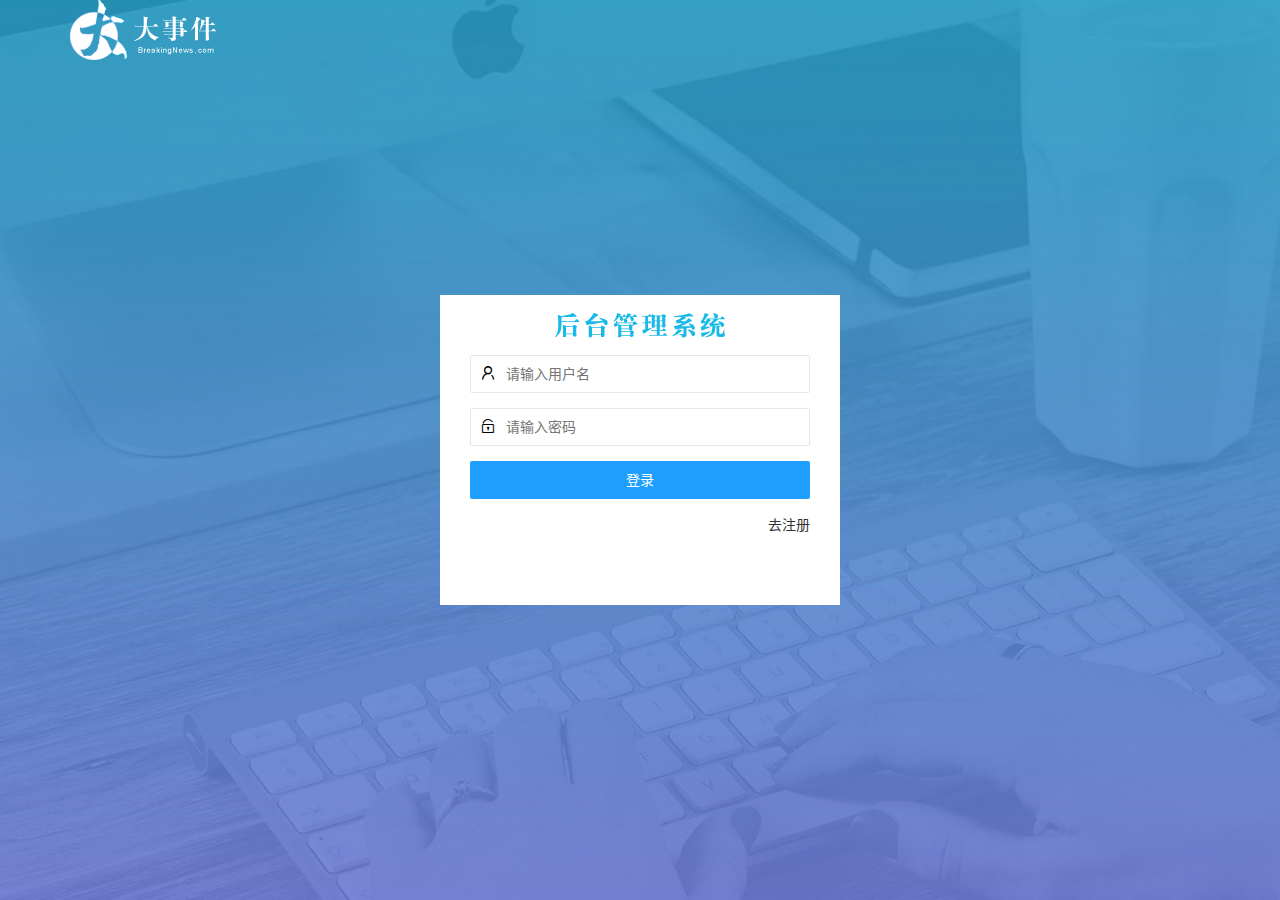
<file: login.html>
<!DOCTYPE html>
<html lang="zh-CN">

<head>
    <meta charset="UTF-8">
    <meta name="viewport" content="width=device-width, initial-scale=1.0">
    <title>大事件登录/注册</title>
    <link rel="stylesheet" href="/assets/lib/layui/css/layui.css">
    <link rel="stylesheet" href="/assets/css/login.css">
</head>

<body>
    <!-- logo区域 -->
    <div class="layui-main">
        <img src="/assets/images/logo.png" alt="">
    </div>
    <!-- 内容区域 -->
    <div class="loginbox">
        <div class="title"></div>
        <!-- 登录区域 -->
        <div class="login-box">
            <form class="layui-form login-form">
                <div class="layui-form-item">
                    <i class="layui-icon">&#xe66f;</i>
                    <input type="text" name="username" required lay-verify="required|username" placeholder="请输入用户名" autocomplete="off" class="layui-input" id="username">
                </div>
                <div class="layui-form-item">
                    <i class="layui-icon">&#xe673;</i>
                    <input type="password" name="password" required lay-verify="required|password" placeholder="请输入密码" autocomplete="off" class="layui-input" id="userpwd">
                </div>
                <div class="layui-form-item">
                    <button class="layui-btn layui-btn-fluid layui-btn-normal" lay-submit>登录</button>
                </div>
                <!-- 切换到注册页面按钮 -->
                <div class="layui-form-item" style="text-align: right;">
                    <a href="javascript:;" id="link_reg">去注册</a>
                </div>
            </form>
        </div>
        <!-- 注册区域 -->
        <div class="reg-box">
            <form class="layui-form login-form">
                <div class="layui-form-item">
                    <i class="layui-icon">&#xe66f;</i>
                    <input type="text" name="username" required lay-verify="required|username" placeholder="请输入用户名" autocomplete="off" class="layui-input" id="iptname">
                </div>
                <div class="layui-form-item">
                    <i class="layui-icon">&#xe673;</i>
                    <input type="password" name="password" required lay-verify="required|password" placeholder="请输入密码" autocomplete="off" class="layui-input" id="iptpwd">
                </div>
                <div class="layui-form-item">
                    <i class="layui-icon">&#xe673;</i>
                    <input type="password" name="repassword" required lay-verify="required|password|repassword" placeholder="请确认输入密码" autocomplete="off" class="layui-input">
                </div>
                <div class="layui-form-item">
                    <button class="layui-btn layui-btn-fluid layui-btn-normal" lay-submit>注册</button>
                </div>
                <!-- 切换到登录页面按钮 -->
                <div class="layui-form-item " style="text-align: right;">
                    <a href="javascript:;" id="link_login">去登陆</a>
                </div>
            </form>
        </div>
    </div>
    <script src="/assets/lib/jquery.js"></script>
    <script src="/assets/lib/layui/layui.all.js"></script>
    <script src="/assets/js/bassAPI.js"></script>
    <script src="/assets/js/login.js"></script>
</body>

</html>
</file>
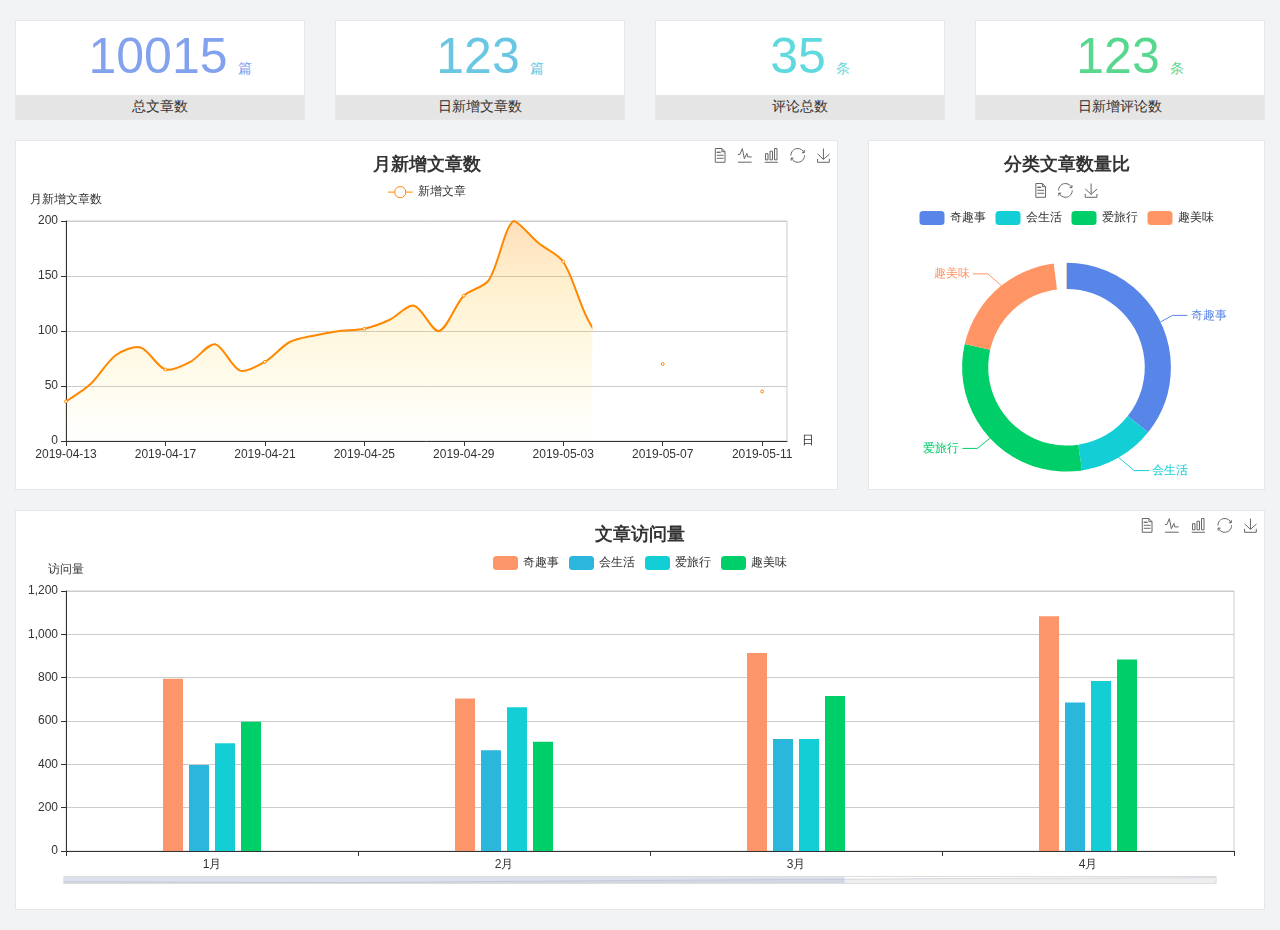
<file: home/dashboard.html>
<!DOCTYPE html>
<html lang="en">

<head>
  <meta charset="UTF-8">
  <meta name="viewport" content="width=device-width, initial-scale=1.0">
  <meta http-equiv="X-UA-Compatible" content="ie=edge">
  <title>图表统计</title>
  <link rel="stylesheet" href="../../assets/lib/bootstrap.css" />
  <link rel="stylesheet" href="../../assets/lib/main.css" />
  <script src="../../assets/lib/jquery.js"></script>
  <script type="text/javascript" src="../../assets/lib/echarts.min.js"></script>
</head>

<body>
  <div class="container-fluid">
    <div class="row spannel_list">
      <div class="col-sm-3 col-xs-6">
        <div class="spannel">
          <em>10015</em><span>篇</span>
          <b>总文章数</b>
        </div>
      </div>
      <div class="col-sm-3 col-xs-6">
        <div class="spannel scolor01">
          <em>123</em><span>篇</span>
          <b>日新增文章数</b>
        </div>
      </div>
      <div class="col-sm-3 col-xs-6">
        <div class="spannel scolor02">
          <em>35</em><span>条</span>
          <b>评论总数</b>
        </div>
      </div>
      <div class="col-sm-3 col-xs-6">
        <div class="spannel scolor03">
          <em>123</em><span>条</span>
          <b>日新增评论数</b>
        </div>
      </div>
    </div>
  </div>

  <div class="container-fluid">
    <div class="row curve-pie">
      <div class="col-lg-8 col-md-8">
        <div class="gragh_pannel" id="curve_show"></div>
      </div>
      <div class="col-lg-4 col-md-4">
        <div class="gragh_pannel" id="pie_show"></div>
      </div>
    </div>
  </div>

  <div class="container-fluid">
    <div class="column_pannel" id="column_show"></div>
  </div>

  <script>
    var oChart = echarts.init(document.getElementById('curve_show'));
    var aList_all = [
      { 'count': 36, 'date': '2019-04-13' },
      { 'count': 52, 'date': '2019-04-14' },
      { 'count': 78, 'date': '2019-04-15' },
      { 'count': 85, 'date': '2019-04-16' },
      { 'count': 65, 'date': '2019-04-17' },
      { 'count': 72, 'date': '2019-04-18' },
      { 'count': 88, 'date': '2019-04-19' },
      { 'count': 64, 'date': '2019-04-20' },
      { 'count': 72, 'date': '2019-04-21' },
      { 'count': 90, 'date': '2019-04-22' },
      { 'count': 96, 'date': '2019-04-23' },
      { 'count': 100, 'date': '2019-04-24' },
      { 'count': 102, 'date': '2019-04-25' },
      { 'count': 110, 'date': '2019-04-26' },
      { 'count': 123, 'date': '2019-04-27' },
      { 'count': 100, 'date': '2019-04-28' },
      { 'count': 132, 'date': '2019-04-29' },
      { 'count': 146, 'date': '2019-04-30' },
      { 'count': 200, 'date': '2019-05-01' },
      { 'count': 180, 'date': '2019-05-02' },
      { 'count': 163, 'date': '2019-05-03' },
      { 'count': 110, 'date': '2019-05-04' },
      { 'count': 80, 'date': '2019-05-05' },
      { 'count': 82, 'date': '2019-05-06' },
      { 'count': 70, 'date': '2019-05-07' },
      { 'count': 65, 'date': '2019-05-08' },
      { 'count': 54, 'date': '2019-05-09' },
      { 'count': 40, 'date': '2019-05-10' },
      { 'count': 45, 'date': '2019-05-11' },
      { 'count': 38, 'date': '2019-05-12' },
    ];

    let aCount = [];
    let aDate = [];

    for (var i = 0; i < aList_all.length; i++) {
      aCount.push(aList_all[i].count);
      aDate.push(aList_all[i].date);
    }

    var chartopt = {
      title: {
        text: '月新增文章数',
        left: 'center',
        top: '10'
      },
      tooltip: {
        trigger: 'axis'
      },
      legend: {
        data: ['新增文章'],
        top: '40'
      },
      toolbox: {
        show: true,
        feature: {
          mark: { show: true },
          dataView: { show: true, readOnly: false },
          magicType: { show: true, type: ['line', 'bar'] },
          restore: { show: true },
          saveAsImage: { show: true }
        }
      },
      calculable: true,
      xAxis: [
        {
          name: '日',
          type: 'category',
          boundaryGap: false,
          data: aDate
        }
      ],
      yAxis: [
        {
          name: '月新增文章数',
          type: 'value'
        }
      ],
      series: [
        {
          name: '新增文章',
          type: 'line',
          smooth: true,
          itemStyle: { normal: { areaStyle: { type: 'default' }, color: '#f80' }, lineStyle: { color: '#f80' } },
          data: aCount
        }],
      areaStyle: {
        normal: {
          color: new echarts.graphic.LinearGradient(0, 0, 0, 1, [{
            offset: 0,
            color: 'rgba(255,136,0,0.39)'
          }, {
            offset: .34,
            color: 'rgba(255,180,0,0.25)'
          }, {
            offset: 1,
            color: 'rgba(255,222,0,0.00)'
          }])

        }
      },
      grid: {
        show: true,
        x: 50,
        x2: 50,
        y: 80,
        height: 220
      }
    };

    oChart.setOption(chartopt);


    var oPie = echarts.init(document.getElementById('pie_show'));
    var oPieopt =
    {
      title: {
        top: 10,
        text: '分类文章数量比',
        x: 'center'
      },
      tooltip: {
        trigger: 'item',
        formatter: "{a} <br/>{b} : {c} ({d}%)"
      },
      color: ['#5885e8', '#13cfd5', '#00ce68', '#ff9565'],
      legend: {
        x: 'center',
        top: 65,
        data: ['奇趣事', '会生活', '爱旅行', '趣美味']
      },
      toolbox: {
        show: true,
        x: 'center',
        top: 35,
        feature: {
          mark: { show: true },
          dataView: { show: true, readOnly: false },
          magicType: {
            show: true,
            type: ['pie', 'funnel'],
            option: {
              funnel: {
                x: '25%',
                width: '50%',
                funnelAlign: 'left',
                max: 1548
              }
            }
          },
          restore: { show: true },
          saveAsImage: { show: true }
        }
      },
      calculable: true,
      series: [
        {
          name: '访问来源',
          type: 'pie',
          radius: ['45%', '60%'],
          center: ['50%', '65%'],
          data: [
            { value: 300, name: '奇趣事' },
            { value: 100, name: '会生活' },
            { value: 260, name: '爱旅行' },
            { value: 180, name: '趣美味' }
          ]
        }
      ]
    };
    oPie.setOption(oPieopt);



    var oColumn = this.echarts.init(document.getElementById('column_show'));
    var oColumnopt =
    {
      title: {
        text: '文章访问量',
        left: 'center',
        top: '10'
      },
      tooltip: {
        trigger: 'axis'
      },
      legend: {
        data: ['奇趣事', '会生活', '爱旅行', '趣美味'],
        top: '40'
      },
      toolbox: {
        show: true,
        feature: {
          mark: { show: true },
          dataView: { show: true, readOnly: false },
          magicType: { show: true, type: ['line', 'bar'] },
          restore: { show: true },
          saveAsImage: { show: true }
        }
      },
      calculable: true,
      xAxis: [
        {
          type: 'category',
          data: ['1月', '2月', '3月', '4月', '5月']
        }
      ],
      yAxis: [
        {
          name: '访问量',
          type: 'value'
        }
      ],
      series: [
        {
          name: '奇趣事',
          type: 'bar',
          barWidth: 20,
          itemStyle: {
            normal: { areaStyle: { type: 'default' }, color: '#fd956a' }
          },
          data: [800, 708, 920, 1090, 1200]
        },
        {
          name: '会生活',
          type: 'bar',
          barWidth: 20,
          itemStyle: {
            normal: { areaStyle: { type: 'default' }, color: '#2bb6db' }
          },
          data: [400, 468, 520, 690, 800]
        },
        {
          name: '爱旅行',
          type: 'bar',
          barWidth: 20,
          itemStyle: {
            normal: { areaStyle: { type: 'default' }, color: '#13cfd5' }
          },
          data: [500, 668, 520, 790, 900]
        },
        {
          name: '趣美味',
          type: 'bar',
          barWidth: 20,
          itemStyle: {
            normal: { areaStyle: { type: 'default' }, color: '#00ce68' }
          },
          data: [600, 508, 720, 890, 1000]
        }
      ],
      grid: {
        show: true,
        x: 50,
        x2: 30,
        y: 80,
        height: 260
      },
      dataZoom: [//给x轴设置滚动条
        {
          start: 0,//默认为0
          end: 100 - 1000 / 31,//默认为100
          type: 'slider',
          show: true,
          xAxisIndex: [0],
          handleSize: 0,//滑动条的 左右2个滑动条的大小
          height: 8,//组件高度
          left: 45, //左边的距离
          right: 50,//右边的距离
          bottom: 26,//右边的距离
          handleColor: '#ddd',//h滑动图标的颜色
          handleStyle: {
            borderColor: "#cacaca",
            borderWidth: "1",
            shadowBlur: 2,
            background: "#ddd",
            shadowColor: "#ddd",
          }
        }]
    };
    oColumn.setOption(oColumnopt);
  </script>
</body>

</html>
</file>
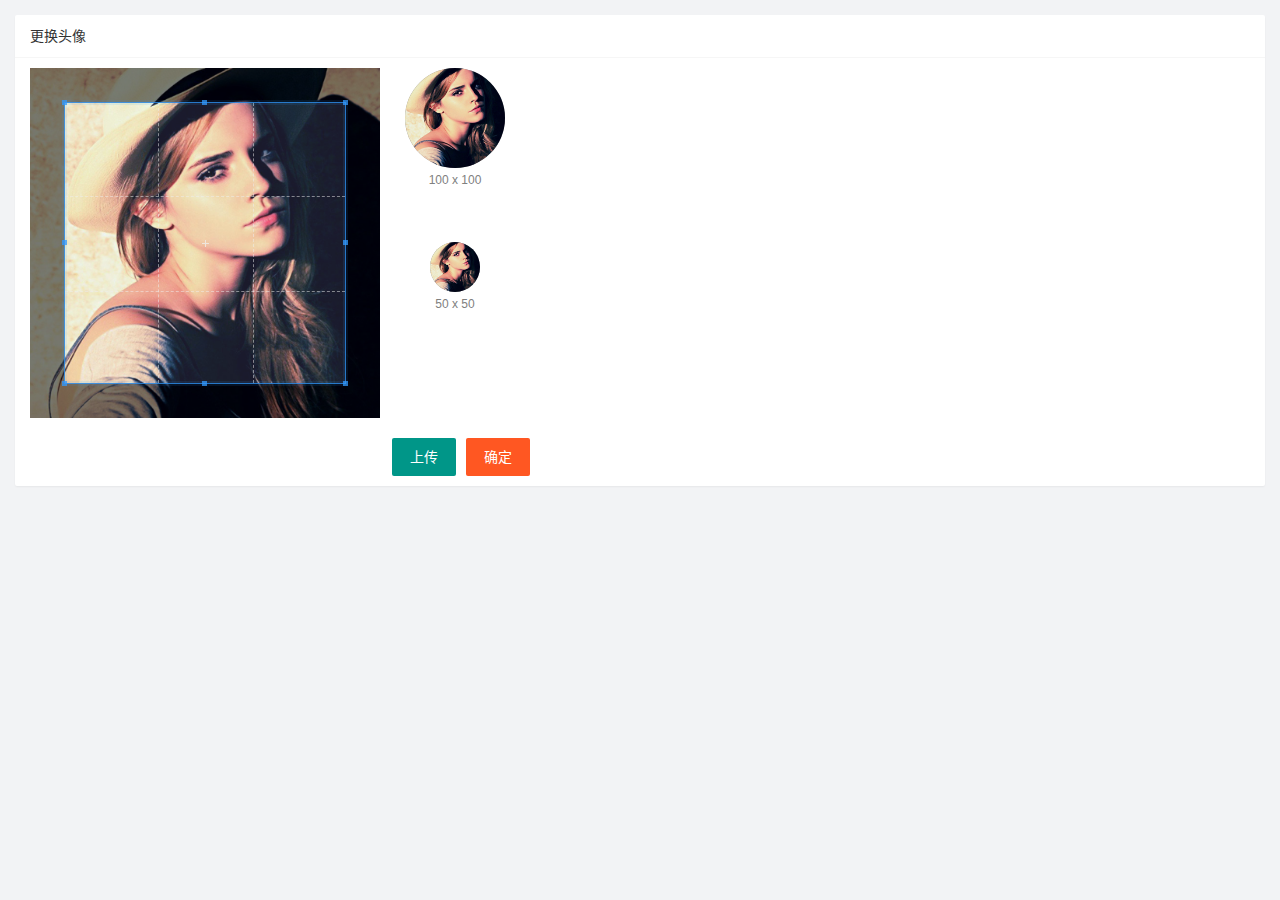
<file: user/user_avatar.html>
<!DOCTYPE html>
<html lang="zh-CN">

<head>
    <meta charset="UTF-8">
    <meta name="viewport" content="width=device-width, initial-scale=1.0">
    <title>Document</title>
    <link rel="stylesheet" href="/assets/lib/cropper/cropper.css" />
    <link rel="stylesheet" href="/assets/lib/layui/css/layui.css">
    <link rel="stylesheet" href="/assets/css/user/user_avatar.css">
</head>

<body>
    <div class="layui-card">
        <div class="layui-card-header">更换头像</div>
        <div class="layui-card-body">
            <!-- 第一行的图片裁剪和预览区域 -->
            <div class="row1">
                <!-- 图片裁剪区域 -->
                <div class="cropper-box">
                    <!-- 这个 img 标签很重要，将来会把它初始化为裁剪区域 -->
                    <img id="image" src="/assets/images/sample.jpg" />
                </div>
                <!-- 图片的预览区域 -->
                <div class="preview-box">
                    <div>
                        <!-- 宽高为 100px 的预览区域 -->
                        <div class="img-preview w100"></div>
                        <p class="size">100 x 100</p>
                    </div>
                    <div>
                        <!-- 宽高为 50px 的预览区域 -->
                        <div class="img-preview w50"></div>
                        <p class="size">50 x 50</p>
                    </div>
                </div>
            </div>

            <!-- 第二行的按钮区域 -->
            <div class="row2">
                <input type="file" id="file" accept="image/png,image/jpeg">
                <button type="button" class="layui-btn" id="uploadbtn">上传</button>
                <button type="button" class="layui-btn layui-btn-danger" id="confirm">确定</button>
            </div>
        </div>
    </div>

    <script src="/assets/lib/jquery.js"></script>
    <script src="/assets/lib/layui/layui.all.js"></script>
    <script src="/assets/lib/cropper/Cropper.js"></script>
    <script src="/assets/lib/cropper/jquery-cropper.js"></script>
    <script src="/assets/js/bassAPI.js"></script>
    <script src="/assets/js/user_avatar.js"></script>
</body>

</html>
</file>
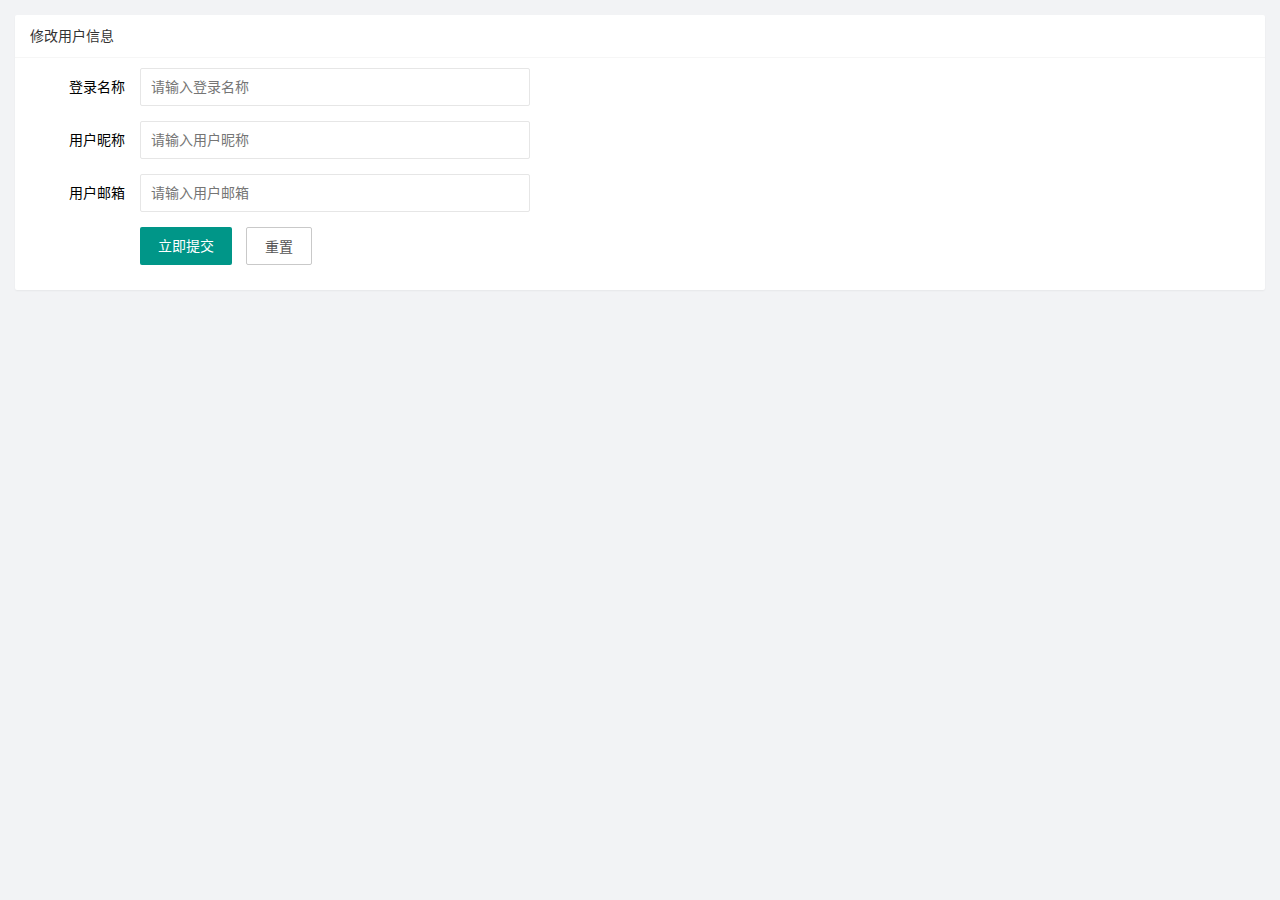
<file: user/user_info.html>
<!DOCTYPE html>
<html lang="zh-CN">

<head>
    <meta charset="UTF-8">
    <meta name="viewport" content="width=device-width, initial-scale=1.0">
    <title>Document</title>
    <link rel="stylesheet" href="/assets/lib/layui/css/layui.css">
    <link rel="stylesheet" href="/assets/css/user/user_info.css">
</head>

<body>
    <div class="layui-card">
        <div class="layui-card-header">修改用户信息</div>
        <div class="layui-card-body">
            <form class="layui-form" action="" lay-filter="formUserInfo">
                <!-- 这是隐藏域 -->
                <input type="hidden" name="id" value="" />
                <div class="layui-form-item">
                    <label class="layui-form-label">登录名称</label>
                    <div class="layui-input-block">
                        <input type="text" name="username" required lay-verify="required" placeholder="请输入登录名称"
                            autocomplete="off" class="layui-input" readonly="true">
                    </div>
                </div>
                <div class="layui-form-item">
                    <label class="layui-form-label">用户昵称</label>
                    <div class="layui-input-block">
                        <input type="text" name="nickname" required lay-verify="required|nickname" placeholder="请输入用户昵称"
                            autocomplete="off" class="layui-input">
                    </div>
                </div>
                <div class="layui-form-item">
                    <label class="layui-form-label">用户邮箱</label>
                    <div class="layui-input-block">
                        <input type="text" name="email" required lay-verify="required|email" placeholder="请输入用户邮箱"
                            autocomplete="off" class="layui-input">
                    </div>
                </div>
                <div class="layui-form-item">
                    <div class="layui-input-block">
                        <button class="layui-btn" lay-submit>立即提交</button>
                        <button type="reset" class="layui-btn layui-btn-primary reset">重置</button>
                    </div>
                </div>
            </form>
        </div>
    </div>
    <script src="/assets/lib/jquery.js"></script>
    <script src="/assets/lib/layui/layui.all.js"></script>
    <script src="/assets/js/bassAPI.js"></script>
    <script src="/assets/js/user_info.js"></script>
</body>

</html>
</file>
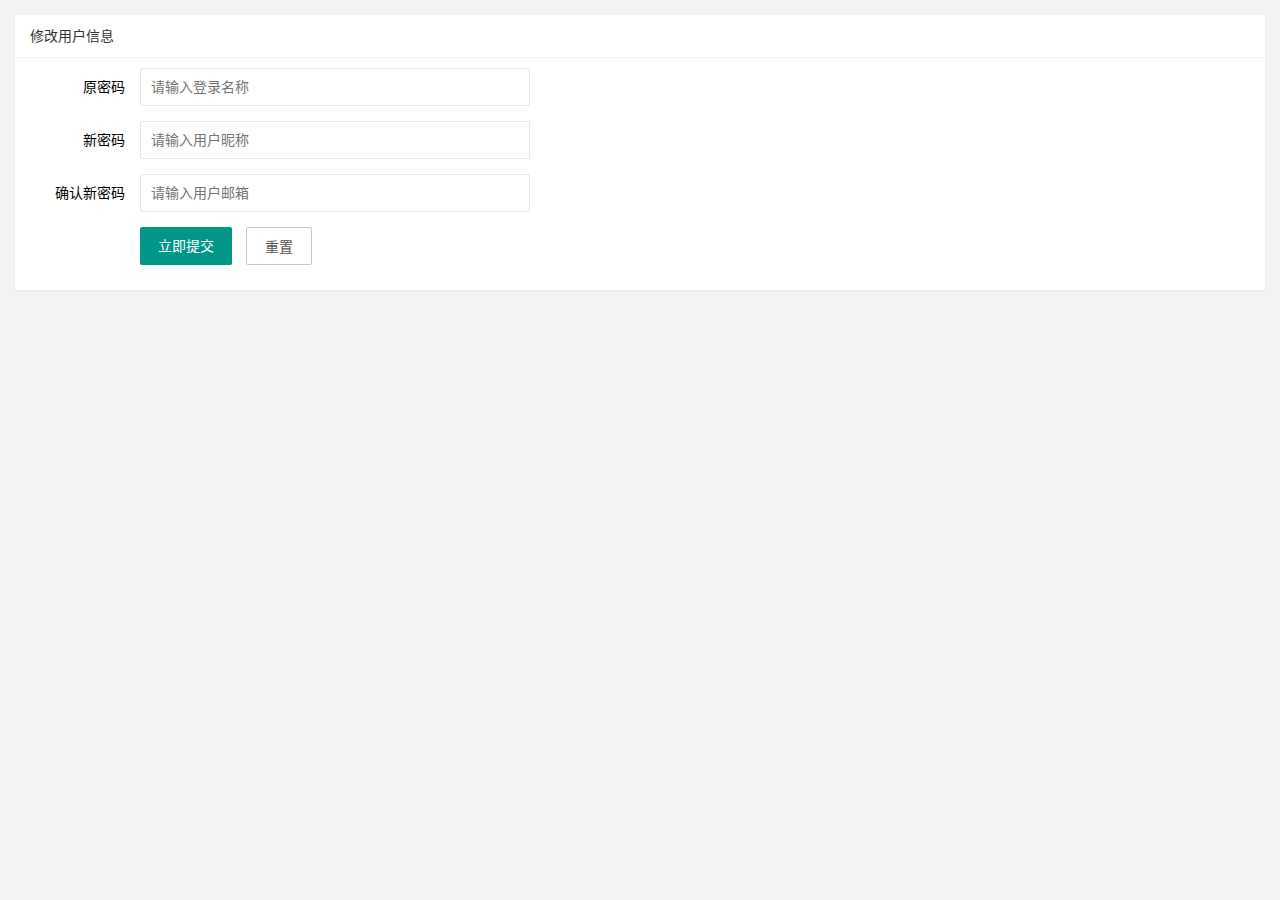
<file: user/user_pwd.html>
<!DOCTYPE html>
<html lang="zh-CN">

<head>
    <meta charset="UTF-8">
    <meta name="viewport" content="width=device-width, initial-scale=1.0">
    <title>Document</title>
    <link rel="stylesheet" href="/assets/lib/layui/css/layui.css">
    <link rel="stylesheet" href="/assets/css/user/user_pwd.css">
</head>

<body>
    <div class="layui-card">
        <div class="layui-card-header">修改用户信息</div>
        <div class="layui-card-body">
            <form class="layui-form" action="">
                <!-- 这是隐藏域 -->
                <input type="hidden" name="id" />
                <div class="layui-form-item">
                    <label class="layui-form-label">原密码</label>
                    <div class="layui-input-block">
                        <input type="password" name="oldPwd" required lay-verify="required|password"
                            placeholder="请输入登录名称" autocomplete="off" class="layui-input" id="oldpwd">
                    </div>
                </div>
                <div class="layui-form-item">
                    <label class="layui-form-label">新密码</label>
                    <div class="layui-input-block">
                        <input type="password" name="newPwd" required lay-verify="required|password|same"
                            placeholder="请输入用户昵称" autocomplete="off" class="layui-input" id="newpwd">
                    </div>
                </div>
                <div class="layui-form-item">
                    <label class="layui-form-label">确认新密码</label>
                    <div class="layui-input-block">
                        <input type="password" name="repassword" required lay-verify="required|repassword"
                            placeholder="请输入用户邮箱" autocomplete="off" class="layui-input">
                    </div>
                </div>
                <div class="layui-form-item">
                    <div class="layui-input-block">
                        <button class="layui-btn" lay-submit>立即提交</button>
                        <button type="reset" class="layui-btn layui-btn-primary reset">重置</button>
                    </div>
                </div>
            </form>
        </div>
    </div>
    <script src="/assets/lib/jquery.js"></script>
    <script src="/assets/lib/layui/layui.all.js"></script>
    <script src="/assets/js/bassAPI.js"></script>
    <script src="/assets/js/user_pwd.js"></script>
</body>

</html>
</file>
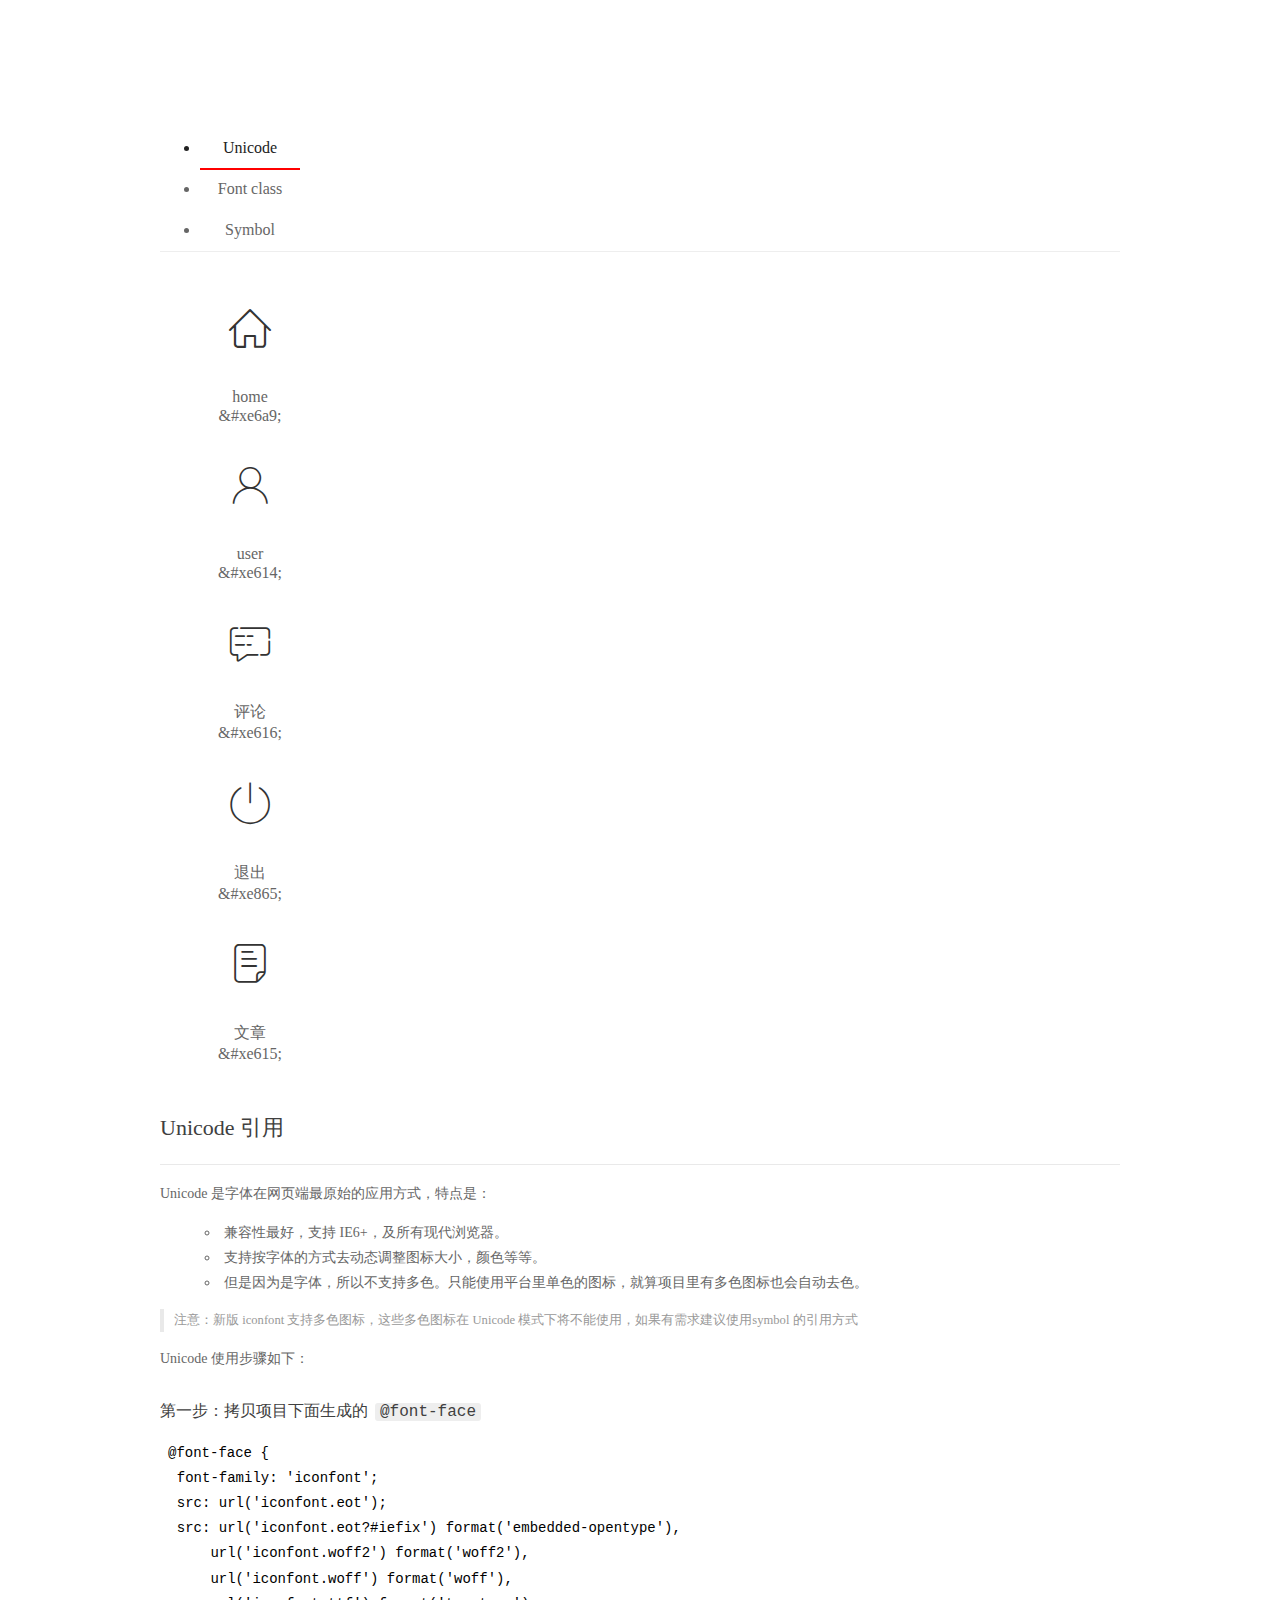
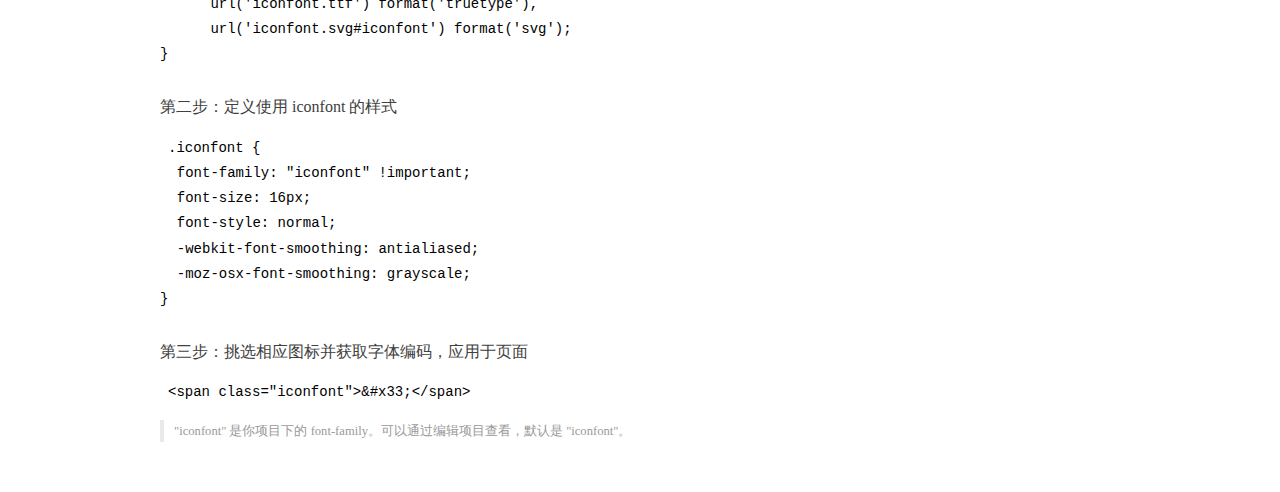
<file: assets/fonts/demo_index.html>
<!DOCTYPE html>
<html>
<head>
  <meta charset="utf-8"/>
  <title>IconFont Demo</title>
  <link rel="shortcut icon" href="https://gtms04.alicdn.com/tps/i4/TB1_oz6GVXXXXaFXpXXJDFnIXXX-64-64.ico" type="image/x-icon"/>
  <link rel="stylesheet" href="https://g.alicdn.com/thx/cube/1.3.2/cube.min.css">
  <link rel="stylesheet" href="demo.css">
  <link rel="stylesheet" href="iconfont.css">
  <script src="iconfont.js"></script>
  <!-- jQuery -->
  <script src="https://a1.alicdn.com/oss/uploads/2018/12/26/7bfddb60-08e8-11e9-9b04-53e73bb6408b.js"></script>
  <!-- 代码高亮 -->
  <script src="https://a1.alicdn.com/oss/uploads/2018/12/26/a3f714d0-08e6-11e9-8a15-ebf944d7534c.js"></script>
</head>
<body>
  <div class="main">
    <h1 class="logo"><a href="https://www.iconfont.cn/" title="iconfont 首页" target="_blank">&#xe86b;</a></h1>
    <div class="nav-tabs">
      <ul id="tabs" class="dib-box">
        <li class="dib active"><span>Unicode</span></li>
        <li class="dib"><span>Font class</span></li>
        <li class="dib"><span>Symbol</span></li>
      </ul>
      
    </div>
    <div class="tab-container">
      <div class="content unicode" style="display: block;">
          <ul class="icon_lists dib-box">
          
            <li class="dib">
              <span class="icon iconfont">&#xe6a9;</span>
                <div class="name">home</div>
                <div class="code-name">&amp;#xe6a9;</div>
              </li>
          
            <li class="dib">
              <span class="icon iconfont">&#xe614;</span>
                <div class="name">user</div>
                <div class="code-name">&amp;#xe614;</div>
              </li>
          
            <li class="dib">
              <span class="icon iconfont">&#xe616;</span>
                <div class="name">评论</div>
                <div class="code-name">&amp;#xe616;</div>
              </li>
          
            <li class="dib">
              <span class="icon iconfont">&#xe865;</span>
                <div class="name">退出</div>
                <div class="code-name">&amp;#xe865;</div>
              </li>
          
            <li class="dib">
              <span class="icon iconfont">&#xe615;</span>
                <div class="name">文章</div>
                <div class="code-name">&amp;#xe615;</div>
              </li>
          
          </ul>
          <div class="article markdown">
          <h2 id="unicode-">Unicode 引用</h2>
          <hr>

          <p>Unicode 是字体在网页端最原始的应用方式，特点是：</p>
          <ul>
            <li>兼容性最好，支持 IE6+，及所有现代浏览器。</li>
            <li>支持按字体的方式去动态调整图标大小，颜色等等。</li>
            <li>但是因为是字体，所以不支持多色。只能使用平台里单色的图标，就算项目里有多色图标也会自动去色。</li>
          </ul>
          <blockquote>
            <p>注意：新版 iconfont 支持多色图标，这些多色图标在 Unicode 模式下将不能使用，如果有需求建议使用symbol 的引用方式</p>
          </blockquote>
          <p>Unicode 使用步骤如下：</p>
          <h3 id="-font-face">第一步：拷贝项目下面生成的 <code>@font-face</code></h3>
<pre><code class="language-css"
>@font-face {
  font-family: 'iconfont';
  src: url('iconfont.eot');
  src: url('iconfont.eot?#iefix') format('embedded-opentype'),
      url('iconfont.woff2') format('woff2'),
      url('iconfont.woff') format('woff'),
      url('iconfont.ttf') format('truetype'),
      url('iconfont.svg#iconfont') format('svg');
}
</code></pre>
          <h3 id="-iconfont-">第二步：定义使用 iconfont 的样式</h3>
<pre><code class="language-css"
>.iconfont {
  font-family: "iconfont" !important;
  font-size: 16px;
  font-style: normal;
  -webkit-font-smoothing: antialiased;
  -moz-osx-font-smoothing: grayscale;
}
</code></pre>
          <h3 id="-">第三步：挑选相应图标并获取字体编码，应用于页面</h3>
<pre>
<code class="language-html"
>&lt;span class="iconfont"&gt;&amp;#x33;&lt;/span&gt;
</code></pre>
          <blockquote>
            <p>"iconfont" 是你项目下的 font-family。可以通过编辑项目查看，默认是 "iconfont"。</p>
          </blockquote>
          </div>
      </div>
      <div class="content font-class">
        <ul class="icon_lists dib-box">
          
          <li class="dib">
            <span class="icon iconfont icon-home"></span>
            <div class="name">
              home
            </div>
            <div class="code-name">.icon-home
            </div>
          </li>
          
          <li class="dib">
            <span class="icon iconfont icon-user"></span>
            <div class="name">
              user
            </div>
            <div class="code-name">.icon-user
            </div>
          </li>
          
          <li class="dib">
            <span class="icon iconfont icon-pinglun"></span>
            <div class="name">
              评论
            </div>
            <div class="code-name">.icon-pinglun
            </div>
          </li>
          
          <li class="dib">
            <span class="icon iconfont icon-tuichu"></span>
            <div class="name">
              退出
            </div>
            <div class="code-name">.icon-tuichu
            </div>
          </li>
          
          <li class="dib">
            <span class="icon iconfont icon-16"></span>
            <div class="name">
              文章
            </div>
            <div class="code-name">.icon-16
            </div>
          </li>
          
        </ul>
        <div class="article markdown">
        <h2 id="font-class-">font-class 引用</h2>
        <hr>

        <p>font-class 是 Unicode 使用方式的一种变种，主要是解决 Unicode 书写不直观，语意不明确的问题。</p>
        <p>与 Unicode 使用方式相比，具有如下特点：</p>
        <ul>
          <li>兼容性良好，支持 IE8+，及所有现代浏览器。</li>
          <li>相比于 Unicode 语意明确，书写更直观。可以很容易分辨这个 icon 是什么。</li>
          <li>因为使用 class 来定义图标，所以当要替换图标时，只需要修改 class 里面的 Unicode 引用。</li>
          <li>不过因为本质上还是使用的字体，所以多色图标还是不支持的。</li>
        </ul>
        <p>使用步骤如下：</p>
        <h3 id="-fontclass-">第一步：引入项目下面生成的 fontclass 代码：</h3>
<pre><code class="language-html">&lt;link rel="stylesheet" href="./iconfont.css"&gt;
</code></pre>
        <h3 id="-">第二步：挑选相应图标并获取类名，应用于页面：</h3>
<pre><code class="language-html">&lt;span class="iconfont icon-xxx"&gt;&lt;/span&gt;
</code></pre>
        <blockquote>
          <p>"
            iconfont" 是你项目下的 font-family。可以通过编辑项目查看，默认是 "iconfont"。</p>
        </blockquote>
      </div>
      </div>
      <div class="content symbol">
          <ul class="icon_lists dib-box">
          
            <li class="dib">
                <svg class="icon svg-icon" aria-hidden="true">
                  <use xlink:href="#icon-home"></use>
                </svg>
                <div class="name">home</div>
                <div class="code-name">#icon-home</div>
            </li>
          
            <li class="dib">
                <svg class="icon svg-icon" aria-hidden="true">
                  <use xlink:href="#icon-user"></use>
                </svg>
                <div class="name">user</div>
                <div class="code-name">#icon-user</div>
            </li>
          
            <li class="dib">
                <svg class="icon svg-icon" aria-hidden="true">
                  <use xlink:href="#icon-pinglun"></use>
                </svg>
                <div class="name">评论</div>
                <div class="code-name">#icon-pinglun</div>
            </li>
          
            <li class="dib">
                <svg class="icon svg-icon" aria-hidden="true">
                  <use xlink:href="#icon-tuichu"></use>
                </svg>
                <div class="name">退出</div>
                <div class="code-name">#icon-tuichu</div>
            </li>
          
            <li class="dib">
                <svg class="icon svg-icon" aria-hidden="true">
                  <use xlink:href="#icon-16"></use>
                </svg>
                <div class="name">文章</div>
                <div class="code-name">#icon-16</div>
            </li>
          
          </ul>
          <div class="article markdown">
          <h2 id="symbol-">Symbol 引用</h2>
          <hr>

          <p>这是一种全新的使用方式，应该说这才是未来的主流，也是平台目前推荐的用法。相关介绍可以参考这篇<a href="">文章</a>
            这种用法其实是做了一个 SVG 的集合，与另外两种相比具有如下特点：</p>
          <ul>
            <li>支持多色图标了，不再受单色限制。</li>
            <li>通过一些技巧，支持像字体那样，通过 <code>font-size</code>, <code>color</code> 来调整样式。</li>
            <li>兼容性较差，支持 IE9+，及现代浏览器。</li>
            <li>浏览器渲染 SVG 的性能一般，还不如 png。</li>
          </ul>
          <p>使用步骤如下：</p>
          <h3 id="-symbol-">第一步：引入项目下面生成的 symbol 代码：</h3>
<pre><code class="language-html">&lt;script src="./iconfont.js"&gt;&lt;/script&gt;
</code></pre>
          <h3 id="-css-">第二步：加入通用 CSS 代码（引入一次就行）：</h3>
<pre><code class="language-html">&lt;style&gt;
.icon {
  width: 1em;
  height: 1em;
  vertical-align: -0.15em;
  fill: currentColor;
  overflow: hidden;
}
&lt;/style&gt;
</code></pre>
          <h3 id="-">第三步：挑选相应图标并获取类名，应用于页面：</h3>
<pre><code class="language-html">&lt;svg class="icon" aria-hidden="true"&gt;
  &lt;use xlink:href="#icon-xxx"&gt;&lt;/use&gt;
&lt;/svg&gt;
</code></pre>
          </div>
      </div>

    </div>
  </div>
  <script>
  $(document).ready(function () {
      $('.tab-container .content:first').show()

      $('#tabs li').click(function (e) {
        var tabContent = $('.tab-container .content')
        var index = $(this).index()

        if ($(this).hasClass('active')) {
          return
        } else {
          $('#tabs li').removeClass('active')
          $(this).addClass('active')

          tabContent.hide().eq(index).fadeIn()
        }
      })
    })
  </script>
</body>
</html>
</file>
<file: assets/lib/layui/css/layui.css>
/** layui-v2.5.5 MIT License By https://www.layui.com */
 .layui-inline,img{display:inline-block;vertical-align:middle}h1,h2,h3,h4,h5,h6{font-weight:400}.layui-edge,.layui-header,.layui-inline,.layui-main{position:relative}.layui-body,.layui-edge,.layui-elip{overflow:hidden}.layui-btn,.layui-edge,.layui-inline,img{vertical-align:middle}.layui-btn,.layui-disabled,.layui-icon,.layui-unselect{-moz-user-select:none;-webkit-user-select:none;-ms-user-select:none}.layui-elip,.layui-form-checkbox span,.layui-form-pane .layui-form-label{text-overflow:ellipsis;white-space:nowrap}.layui-breadcrumb,.layui-tree-btnGroup{visibility:hidden}blockquote,body,button,dd,div,dl,dt,form,h1,h2,h3,h4,h5,h6,input,li,ol,p,pre,td,textarea,th,ul{margin:0;padding:0;-webkit-tap-highlight-color:rgba(0,0,0,0)}a:active,a:hover{outline:0}img{border:none}li{list-style:none}table{border-collapse:collapse;border-spacing:0}h4,h5,h6{font-size:100%}button,input,optgroup,option,select,textarea{font-family:inherit;font-size:inherit;font-style:inherit;font-weight:inherit;outline:0}pre{white-space:pre-wrap;white-space:-moz-pre-wrap;white-space:-pre-wrap;white-space:-o-pre-wrap;word-wrap:break-word}body{line-height:24px;font:14px Helvetica Neue,Helvetica,PingFang SC,Tahoma,Arial,sans-serif}hr{height:1px;margin:10px 0;border:0;clear:both}a{color:#333;text-decoration:none}a:hover{color:#777}a cite{font-style:normal;*cursor:pointer}.layui-border-box,.layui-border-box *{box-sizing:border-box}.layui-box,.layui-box *{box-sizing:content-box}.layui-clear{clear:both;*zoom:1}.layui-clear:after{content:'\20';clear:both;*zoom:1;display:block;height:0}.layui-inline{*display:inline;*zoom:1}.layui-edge{display:inline-block;width:0;height:0;border-width:6px;border-style:dashed;border-color:transparent}.layui-edge-top{top:-4px;border-bottom-color:#999;border-bottom-style:solid}.layui-edge-right{border-left-color:#999;border-left-style:solid}.layui-edge-bottom{top:2px;border-top-color:#999;border-top-style:solid}.layui-edge-left{border-right-color:#999;border-right-style:solid}.layui-disabled,.layui-disabled:hover{color:#d2d2d2!important;cursor:not-allowed!important}.layui-circle{border-radius:100%}.layui-show{display:block!important}.layui-hide{display:none!important}@font-face{font-family:layui-icon;src:url(../font/iconfont.eot?v=250);src:url(../font/iconfont.eot?v=250#iefix) format('embedded-opentype'),url(../font/iconfont.woff2?v=250) format('woff2'),url(../font/iconfont.woff?v=250) format('woff'),url(../font/iconfont.ttf?v=250) format('truetype'),url(../font/iconfont.svg?v=250#layui-icon) format('svg')}.layui-icon{font-family:layui-icon!important;font-size:16px;font-style:normal;-webkit-font-smoothing:antialiased;-moz-osx-font-smoothing:grayscale}.layui-icon-reply-fill:before{content:"\e611"}.layui-icon-set-fill:before{content:"\e614"}.layui-icon-menu-fill:before{content:"\e60f"}.layui-icon-search:before{content:"\e615"}.layui-icon-share:before{content:"\e641"}.layui-icon-set-sm:before{content:"\e620"}.layui-icon-engine:before{content:"\e628"}.layui-icon-close:before{content:"\1006"}.layui-icon-close-fill:before{content:"\1007"}.layui-icon-chart-screen:before{content:"\e629"}.layui-icon-star:before{content:"\e600"}.layui-icon-circle-dot:before{content:"\e617"}.layui-icon-chat:before{content:"\e606"}.layui-icon-release:before{content:"\e609"}.layui-icon-list:before{content:"\e60a"}.layui-icon-chart:before{content:"\e62c"}.layui-icon-ok-circle:before{content:"\1005"}.layui-icon-layim-theme:before{content:"\e61b"}.layui-icon-table:before{content:"\e62d"}.layui-icon-right:before{content:"\e602"}.layui-icon-left:before{content:"\e603"}.layui-icon-cart-simple:before{content:"\e698"}.layui-icon-face-cry:before{content:"\e69c"}.layui-icon-face-smile:before{content:"\e6af"}.layui-icon-survey:before{content:"\e6b2"}.layui-icon-tree:before{content:"\e62e"}.layui-icon-upload-circle:before{content:"\e62f"}.layui-icon-add-circle:before{content:"\e61f"}.layui-icon-download-circle:before{content:"\e601"}.layui-icon-templeate-1:before{content:"\e630"}.layui-icon-util:before{content:"\e631"}.layui-icon-face-surprised:before{content:"\e664"}.layui-icon-edit:before{content:"\e642"}.layui-icon-speaker:before{content:"\e645"}.layui-icon-down:before{content:"\e61a"}.layui-icon-file:before{content:"\e621"}.layui-icon-layouts:before{content:"\e632"}.layui-icon-rate-half:before{content:"\e6c9"}.layui-icon-add-circle-fine:before{content:"\e608"}.layui-icon-prev-circle:before{content:"\e633"}.layui-icon-read:before{content:"\e705"}.layui-icon-404:before{content:"\e61c"}.layui-icon-carousel:before{content:"\e634"}.layui-icon-help:before{content:"\e607"}.layui-icon-code-circle:before{content:"\e635"}.layui-icon-water:before{content:"\e636"}.layui-icon-username:before{content:"\e66f"}.layui-icon-find-fill:before{content:"\e670"}.layui-icon-about:before{content:"\e60b"}.layui-icon-location:before{content:"\e715"}.layui-icon-up:before{content:"\e619"}.layui-icon-pause:before{content:"\e651"}.layui-icon-date:before{content:"\e637"}.layui-icon-layim-uploadfile:before{content:"\e61d"}.layui-icon-delete:before{content:"\e640"}.layui-icon-play:before{content:"\e652"}.layui-icon-top:before{content:"\e604"}.layui-icon-friends:before{content:"\e612"}.layui-icon-refresh-3:before{content:"\e9aa"}.layui-icon-ok:before{content:"\e605"}.layui-icon-layer:before{content:"\e638"}.layui-icon-face-smile-fine:before{content:"\e60c"}.layui-icon-dollar:before{content:"\e659"}.layui-icon-group:before{content:"\e613"}.layui-icon-layim-download:before{content:"\e61e"}.layui-icon-picture-fine:before{content:"\e60d"}.layui-icon-link:before{content:"\e64c"}.layui-icon-diamond:before{content:"\e735"}.layui-icon-log:before{content:"\e60e"}.layui-icon-rate-solid:before{content:"\e67a"}.layui-icon-fonts-del:before{content:"\e64f"}.layui-icon-unlink:before{content:"\e64d"}.layui-icon-fonts-clear:before{content:"\e639"}.layui-icon-triangle-r:before{content:"\e623"}.layui-icon-circle:before{content:"\e63f"}.layui-icon-radio:before{content:"\e643"}.layui-icon-align-center:before{content:"\e647"}.layui-icon-align-right:before{content:"\e648"}.layui-icon-align-left:before{content:"\e649"}.layui-icon-loading-1:before{content:"\e63e"}.layui-icon-return:before{content:"\e65c"}.layui-icon-fonts-strong:before{content:"\e62b"}.layui-icon-upload:before{content:"\e67c"}.layui-icon-dialogue:before{content:"\e63a"}.layui-icon-video:before{content:"\e6ed"}.layui-icon-headset:before{content:"\e6fc"}.layui-icon-cellphone-fine:before{content:"\e63b"}.layui-icon-add-1:before{content:"\e654"}.layui-icon-face-smile-b:before{content:"\e650"}.layui-icon-fonts-html:before{content:"\e64b"}.layui-icon-form:before{content:"\e63c"}.layui-icon-cart:before{content:"\e657"}.layui-icon-camera-fill:before{content:"\e65d"}.layui-icon-tabs:before{content:"\e62a"}.layui-icon-fonts-code:before{content:"\e64e"}.layui-icon-fire:before{content:"\e756"}.layui-icon-set:before{content:"\e716"}.layui-icon-fonts-u:before{content:"\e646"}.layui-icon-triangle-d:before{content:"\e625"}.layui-icon-tips:before{content:"\e702"}.layui-icon-picture:before{content:"\e64a"}.layui-icon-more-vertical:before{content:"\e671"}.layui-icon-flag:before{content:"\e66c"}.layui-icon-loading:before{content:"\e63d"}.layui-icon-fonts-i:before{content:"\e644"}.layui-icon-refresh-1:before{content:"\e666"}.layui-icon-rmb:before{content:"\e65e"}.layui-icon-home:before{content:"\e68e"}.layui-icon-user:before{content:"\e770"}.layui-icon-notice:before{content:"\e667"}.layui-icon-login-weibo:before{content:"\e675"}.layui-icon-voice:before{content:"\e688"}.layui-icon-upload-drag:before{content:"\e681"}.layui-icon-login-qq:before{content:"\e676"}.layui-icon-snowflake:before{content:"\e6b1"}.layui-icon-file-b:before{content:"\e655"}.layui-icon-template:before{content:"\e663"}.layui-icon-auz:before{content:"\e672"}.layui-icon-console:before{content:"\e665"}.layui-icon-app:before{content:"\e653"}.layui-icon-prev:before{content:"\e65a"}.layui-icon-website:before{content:"\e7ae"}.layui-icon-next:before{content:"\e65b"}.layui-icon-component:before{content:"\e857"}.layui-icon-more:before{content:"\e65f"}.layui-icon-login-wechat:before{content:"\e677"}.layui-icon-shrink-right:before{content:"\e668"}.layui-icon-spread-left:before{content:"\e66b"}.layui-icon-camera:before{content:"\e660"}.layui-icon-note:before{content:"\e66e"}.layui-icon-refresh:before{content:"\e669"}.layui-icon-female:before{content:"\e661"}.layui-icon-male:before{content:"\e662"}.layui-icon-password:before{content:"\e673"}.layui-icon-senior:before{content:"\e674"}.layui-icon-theme:before{content:"\e66a"}.layui-icon-tread:before{content:"\e6c5"}.layui-icon-praise:before{content:"\e6c6"}.layui-icon-star-fill:before{content:"\e658"}.layui-icon-rate:before{content:"\e67b"}.layui-icon-template-1:before{content:"\e656"}.layui-icon-vercode:before{content:"\e679"}.layui-icon-cellphone:before{content:"\e678"}.layui-icon-screen-full:before{content:"\e622"}.layui-icon-screen-restore:before{content:"\e758"}.layui-icon-cols:before{content:"\e610"}.layui-icon-export:before{content:"\e67d"}.layui-icon-print:before{content:"\e66d"}.layui-icon-slider:before{content:"\e714"}.layui-icon-addition:before{content:"\e624"}.layui-icon-subtraction:before{content:"\e67e"}.layui-icon-service:before{content:"\e626"}.layui-icon-transfer:before{content:"\e691"}.layui-main{width:1140px;margin:0 auto}.layui-header{z-index:1000;height:60px}.layui-header a:hover{transition:all .5s;-webkit-transition:all .5s}.layui-side{position:fixed;left:0;top:0;bottom:0;z-index:999;width:200px;overflow-x:hidden}.layui-side-scroll{position:relative;width:220px;height:100%;overflow-x:hidden}.layui-body{position:absolute;left:200px;right:0;top:0;bottom:0;z-index:998;width:auto;overflow-y:auto;box-sizing:border-box}.layui-layout-body{overflow:hidden}.layui-layout-admin .layui-header{background-color:#23262E}.layui-layout-admin .layui-side{top:60px;width:200px;overflow-x:hidden}.layui-layout-admin .layui-body{position:fixed;top:60px;bottom:44px}.layui-layout-admin .layui-main{width:auto;margin:0 15px}.layui-layout-admin .layui-footer{position:fixed;left:200px;right:0;bottom:0;height:44px;line-height:44px;padding:0 15px;background-color:#eee}.layui-layout-admin .layui-logo{position:absolute;left:0;top:0;width:200px;height:100%;line-height:60px;text-align:center;color:#009688;font-size:16px}.layui-layout-admin .layui-header .layui-nav{background:0 0}.layui-layout-left{position:absolute!important;left:200px;top:0}.layui-layout-right{position:absolute!important;right:0;top:0}.layui-container{position:relative;margin:0 auto;padding:0 15px;box-sizing:border-box}.layui-fluid{position:relative;margin:0 auto;padding:0 15px}.layui-row:after,.layui-row:before{content:'';display:block;clear:both}.layui-col-lg1,.layui-col-lg10,.layui-col-lg11,.layui-col-lg12,.layui-col-lg2,.layui-col-lg3,.layui-col-lg4,.layui-col-lg5,.layui-col-lg6,.layui-col-lg7,.layui-col-lg8,.layui-col-lg9,.layui-col-md1,.layui-col-md10,.layui-col-md11,.layui-col-md12,.layui-col-md2,.layui-col-md3,.layui-col-md4,.layui-col-md5,.layui-col-md6,.layui-col-md7,.layui-col-md8,.layui-col-md9,.layui-col-sm1,.layui-col-sm10,.layui-col-sm11,.layui-col-sm12,.layui-col-sm2,.layui-col-sm3,.layui-col-sm4,.layui-col-sm5,.layui-col-sm6,.layui-col-sm7,.layui-col-sm8,.layui-col-sm9,.layui-col-xs1,.layui-col-xs10,.layui-col-xs11,.layui-col-xs12,.layui-col-xs2,.layui-col-xs3,.layui-col-xs4,.layui-col-xs5,.layui-col-xs6,.layui-col-xs7,.layui-col-xs8,.layui-col-xs9{position:relative;display:block;box-sizing:border-box}.layui-col-xs1,.layui-col-xs10,.layui-col-xs11,.layui-col-xs12,.layui-col-xs2,.layui-col-xs3,.layui-col-xs4,.layui-col-xs5,.layui-col-xs6,.layui-col-xs7,.layui-col-xs8,.layui-col-xs9{float:left}.layui-col-xs1{width:8.33333333%}.layui-col-xs2{width:16.66666667%}.layui-col-xs3{width:25%}.layui-col-xs4{width:33.33333333%}.layui-col-xs5{width:41.66666667%}.layui-col-xs6{width:50%}.layui-col-xs7{width:58.33333333%}.layui-col-xs8{width:66.66666667%}.layui-col-xs9{width:75%}.layui-col-xs10{width:83.33333333%}.layui-col-xs11{width:91.66666667%}.layui-col-xs12{width:100%}.layui-col-xs-offset1{margin-left:8.33333333%}.layui-col-xs-offset2{margin-left:16.66666667%}.layui-col-xs-offset3{margin-left:25%}.layui-col-xs-offset4{margin-left:33.33333333%}.layui-col-xs-offset5{margin-left:41.66666667%}.layui-col-xs-offset6{margin-left:50%}.layui-col-xs-offset7{margin-left:58.33333333%}.layui-col-xs-offset8{margin-left:66.66666667%}.layui-col-xs-offset9{margin-left:75%}.layui-col-xs-offset10{margin-left:83.33333333%}.layui-col-xs-offset11{margin-left:91.66666667%}.layui-col-xs-offset12{margin-left:100%}@media screen and (max-width:768px){.layui-hide-xs{display:none!important}.layui-show-xs-block{display:block!important}.layui-show-xs-inline{display:inline!important}.layui-show-xs-inline-block{display:inline-block!important}}@media screen and (min-width:768px){.layui-container{width:750px}.layui-hide-sm{display:none!important}.layui-show-sm-block{display:block!important}.layui-show-sm-inline{display:inline!important}.layui-show-sm-inline-block{display:inline-block!important}.layui-col-sm1,.layui-col-sm10,.layui-col-sm11,.layui-col-sm12,.layui-col-sm2,.layui-col-sm3,.layui-col-sm4,.layui-col-sm5,.layui-col-sm6,.layui-col-sm7,.layui-col-sm8,.layui-col-sm9{float:left}.layui-col-sm1{width:8.33333333%}.layui-col-sm2{width:16.66666667%}.layui-col-sm3{width:25%}.layui-col-sm4{width:33.33333333%}.layui-col-sm5{width:41.66666667%}.layui-col-sm6{width:50%}.layui-col-sm7{width:58.33333333%}.layui-col-sm8{width:66.66666667%}.layui-col-sm9{width:75%}.layui-col-sm10{width:83.33333333%}.layui-col-sm11{width:91.66666667%}.layui-col-sm12{width:100%}.layui-col-sm-offset1{margin-left:8.33333333%}.layui-col-sm-offset2{margin-left:16.66666667%}.layui-col-sm-offset3{margin-left:25%}.layui-col-sm-offset4{margin-left:33.33333333%}.layui-col-sm-offset5{margin-left:41.66666667%}.layui-col-sm-offset6{margin-left:50%}.layui-col-sm-offset7{margin-left:58.33333333%}.layui-col-sm-offset8{margin-left:66.66666667%}.layui-col-sm-offset9{margin-left:75%}.layui-col-sm-offset10{margin-left:83.33333333%}.layui-col-sm-offset11{margin-left:91.66666667%}.layui-col-sm-offset12{margin-left:100%}}@media screen and (min-width:992px){.layui-container{width:970px}.layui-hide-md{display:none!important}.layui-show-md-block{display:block!important}.layui-show-md-inline{display:inline!important}.layui-show-md-inline-block{display:inline-block!important}.layui-col-md1,.layui-col-md10,.layui-col-md11,.layui-col-md12,.layui-col-md2,.layui-col-md3,.layui-col-md4,.layui-col-md5,.layui-col-md6,.layui-col-md7,.layui-col-md8,.layui-col-md9{float:left}.layui-col-md1{width:8.33333333%}.layui-col-md2{width:16.66666667%}.layui-col-md3{width:25%}.layui-col-md4{width:33.33333333%}.layui-col-md5{width:41.66666667%}.layui-col-md6{width:50%}.layui-col-md7{width:58.33333333%}.layui-col-md8{width:66.66666667%}.layui-col-md9{width:75%}.layui-col-md10{width:83.33333333%}.layui-col-md11{width:91.66666667%}.layui-col-md12{width:100%}.layui-col-md-offset1{margin-left:8.33333333%}.layui-col-md-offset2{margin-left:16.66666667%}.layui-col-md-offset3{margin-left:25%}.layui-col-md-offset4{margin-left:33.33333333%}.layui-col-md-offset5{margin-left:41.66666667%}.layui-col-md-offset6{margin-left:50%}.layui-col-md-offset7{margin-left:58.33333333%}.layui-col-md-offset8{margin-left:66.66666667%}.layui-col-md-offset9{margin-left:75%}.layui-col-md-offset10{margin-left:83.33333333%}.layui-col-md-offset11{margin-left:91.66666667%}.layui-col-md-offset12{margin-left:100%}}@media screen and (min-width:1200px){.layui-container{width:1170px}.layui-hide-lg{display:none!important}.layui-show-lg-block{display:block!important}.layui-show-lg-inline{display:inline!important}.layui-show-lg-inline-block{display:inline-block!important}.layui-col-lg1,.layui-col-lg10,.layui-col-lg11,.layui-col-lg12,.layui-col-lg2,.layui-col-lg3,.layui-col-lg4,.layui-col-lg5,.layui-col-lg6,.layui-col-lg7,.layui-col-lg8,.layui-col-lg9{float:left}.layui-col-lg1{width:8.33333333%}.layui-col-lg2{width:16.66666667%}.layui-col-lg3{width:25%}.layui-col-lg4{width:33.33333333%}.layui-col-lg5{width:41.66666667%}.layui-col-lg6{width:50%}.layui-col-lg7{width:58.33333333%}.layui-col-lg8{width:66.66666667%}.layui-col-lg9{width:75%}.layui-col-lg10{width:83.33333333%}.layui-col-lg11{width:91.66666667%}.layui-col-lg12{width:100%}.layui-col-lg-offset1{margin-left:8.33333333%}.layui-col-lg-offset2{margin-left:16.66666667%}.layui-col-lg-offset3{margin-left:25%}.layui-col-lg-offset4{margin-left:33.33333333%}.layui-col-lg-offset5{margin-left:41.66666667%}.layui-col-lg-offset6{margin-left:50%}.layui-col-lg-offset7{margin-left:58.33333333%}.layui-col-lg-offset8{margin-left:66.66666667%}.layui-col-lg-offset9{margin-left:75%}.layui-col-lg-offset10{margin-left:83.33333333%}.layui-col-lg-offset11{margin-left:91.66666667%}.layui-col-lg-offset12{margin-left:100%}}.layui-col-space1{margin:-.5px}.layui-col-space1>*{padding:.5px}.layui-col-space3{margin:-1.5px}.layui-col-space3>*{padding:1.5px}.layui-col-space5{margin:-2.5px}.layui-col-space5>*{padding:2.5px}.layui-col-space8{margin:-3.5px}.layui-col-space8>*{padding:3.5px}.layui-col-space10{margin:-5px}.layui-col-space10>*{padding:5px}.layui-col-space12{margin:-6px}.layui-col-space12>*{padding:6px}.layui-col-space15{margin:-7.5px}.layui-col-space15>*{padding:7.5px}.layui-col-space18{margin:-9px}.layui-col-space18>*{padding:9px}.layui-col-space20{margin:-10px}.layui-col-space20>*{padding:10px}.layui-col-space22{margin:-11px}.layui-col-space22>*{padding:11px}.layui-col-space25{margin:-12.5px}.layui-col-space25>*{padding:12.5px}.layui-col-space30{margin:-15px}.layui-col-space30>*{padding:15px}.layui-btn,.layui-input,.layui-select,.layui-textarea,.layui-upload-button{outline:0;-webkit-appearance:none;transition:all .3s;-webkit-transition:all .3s;box-sizing:border-box}.layui-elem-quote{margin-bottom:10px;padding:15px;line-height:22px;border-left:5px solid #009688;border-radius:0 2px 2px 0;background-color:#f2f2f2}.layui-quote-nm{border-style:solid;border-width:1px 1px 1px 5px;background:0 0}.layui-elem-field{margin-bottom:10px;padding:0;border-width:1px;border-style:solid}.layui-elem-field legend{margin-left:20px;padding:0 10px;font-size:20px;font-weight:300}.layui-field-title{margin:10px 0 20px;border-width:1px 0 0}.layui-field-box{padding:10px 15px}.layui-field-title .layui-field-box{padding:10px 0}.layui-progress{position:relative;height:6px;border-radius:20px;background-color:#e2e2e2}.layui-progress-bar{position:absolute;left:0;top:0;width:0;max-width:100%;height:6px;border-radius:20px;text-align:right;background-color:#5FB878;transition:all .3s;-webkit-transition:all .3s}.layui-progress-big,.layui-progress-big .layui-progress-bar{height:18px;line-height:18px}.layui-progress-text{position:relative;top:-20px;line-height:18px;font-size:12px;color:#666}.layui-progress-big .layui-progress-text{position:static;padding:0 10px;color:#fff}.layui-collapse{border-width:1px;border-style:solid;border-radius:2px}.layui-colla-content,.layui-colla-item{border-top-width:1px;border-top-style:solid}.layui-colla-item:first-child{border-top:none}.layui-colla-title{position:relative;height:42px;line-height:42px;padding:0 15px 0 35px;color:#333;background-color:#f2f2f2;cursor:pointer;font-size:14px;overflow:hidden}.layui-colla-content{display:none;padding:10px 15px;line-height:22px;color:#666}.layui-colla-icon{position:absolute;left:15px;top:0;font-size:14px}.layui-card{margin-bottom:15px;border-radius:2px;background-color:#fff;box-shadow:0 1px 2px 0 rgba(0,0,0,.05)}.layui-card:last-child{margin-bottom:0}.layui-card-header{position:relative;height:42px;line-height:42px;padding:0 15px;border-bottom:1px solid #f6f6f6;color:#333;border-radius:2px 2px 0 0;font-size:14px}.layui-bg-black,.layui-bg-blue,.layui-bg-cyan,.layui-bg-green,.layui-bg-orange,.layui-bg-red{color:#fff!important}.layui-card-body{position:relative;padding:10px 15px;line-height:24px}.layui-card-body[pad15]{padding:15px}.layui-card-body[pad20]{padding:20px}.layui-card-body .layui-table{margin:5px 0}.layui-card .layui-tab{margin:0}.layui-panel-window{position:relative;padding:15px;border-radius:0;border-top:5px solid #E6E6E6;background-color:#fff}.layui-auxiliar-moving{position:fixed;left:0;right:0;top:0;bottom:0;width:100%;height:100%;background:0 0;z-index:9999999999}.layui-form-label,.layui-form-mid,.layui-form-select,.layui-input-block,.layui-input-inline,.layui-textarea{position:relative}.layui-bg-red{background-color:#FF5722!important}.layui-bg-orange{background-color:#FFB800!important}.layui-bg-green{background-color:#009688!important}.layui-bg-cyan{background-color:#2F4056!important}.layui-bg-blue{background-color:#1E9FFF!important}.layui-bg-black{background-color:#393D49!important}.layui-bg-gray{background-color:#eee!important;color:#666!important}.layui-badge-rim,.layui-colla-content,.layui-colla-item,.layui-collapse,.layui-elem-field,.layui-form-pane .layui-form-item[pane],.layui-form-pane .layui-form-label,.layui-input,.layui-layedit,.layui-layedit-tool,.layui-quote-nm,.layui-select,.layui-tab-bar,.layui-tab-card,.layui-tab-title,.layui-tab-title .layui-this:after,.layui-textarea{border-color:#e6e6e6}.layui-timeline-item:before,hr{background-color:#e6e6e6}.layui-text{line-height:22px;font-size:14px;color:#666}.layui-text h1,.layui-text h2,.layui-text h3{font-weight:500;color:#333}.layui-text h1{font-size:30px}.layui-text h2{font-size:24px}.layui-text h3{font-size:18px}.layui-text a:not(.layui-btn){color:#01AAED}.layui-text a:not(.layui-btn):hover{text-decoration:underline}.layui-text ul{padding:5px 0 5px 15px}.layui-text ul li{margin-top:5px;list-style-type:disc}.layui-text em,.layui-word-aux{color:#999!important;padding:0 5px!important}.layui-btn{display:inline-block;height:38px;line-height:38px;padding:0 18px;background-color:#009688;color:#fff;white-space:nowrap;text-align:center;font-size:14px;border:none;border-radius:2px;cursor:pointer}.layui-btn:hover{opacity:.8;filter:alpha(opacity=80);color:#fff}.layui-btn:active{opacity:1;filter:alpha(opacity=100)}.layui-btn+.layui-btn{margin-left:10px}.layui-btn-container{font-size:0}.layui-btn-container .layui-btn{margin-right:10px;margin-bottom:10px}.layui-btn-container .layui-btn+.layui-btn{margin-left:0}.layui-table .layui-btn-container .layui-btn{margin-bottom:9px}.layui-btn-radius{border-radius:100px}.layui-btn .layui-icon{margin-right:3px;font-size:18px;vertical-align:bottom;vertical-align:middle\9}.layui-btn-primary{border:1px solid #C9C9C9;background-color:#fff;color:#555}.layui-btn-primary:hover{border-color:#009688;color:#333}.layui-btn-normal{background-color:#1E9FFF}.layui-btn-warm{background-color:#FFB800}.layui-btn-danger{background-color:#FF5722}.layui-btn-checked{background-color:#5FB878}.layui-btn-disabled,.layui-btn-disabled:active,.layui-btn-disabled:hover{border:1px solid #e6e6e6;background-color:#FBFBFB;color:#C9C9C9;cursor:not-allowed;opacity:1}.layui-btn-lg{height:44px;line-height:44px;padding:0 25px;font-size:16px}.layui-btn-sm{height:30px;line-height:30px;padding:0 10px;font-size:12px}.layui-btn-sm i{font-size:16px!important}.layui-btn-xs{height:22px;line-height:22px;padding:0 5px;font-size:12px}.layui-btn-xs i{font-size:14px!important}.layui-btn-group{display:inline-block;vertical-align:middle;font-size:0}.layui-btn-group .layui-btn{margin-left:0!important;margin-right:0!important;border-left:1px solid rgba(255,255,255,.5);border-radius:0}.layui-btn-group .layui-btn-primary{border-left:none}.layui-btn-group .layui-btn-primary:hover{border-color:#C9C9C9;color:#009688}.layui-btn-group .layui-btn:first-child{border-left:none;border-radius:2px 0 0 2px}.layui-btn-group .layui-btn-primary:first-child{border-left:1px solid #c9c9c9}.layui-btn-group .layui-btn:last-child{border-radius:0 2px 2px 0}.layui-btn-group .layui-btn+.layui-btn{margin-left:0}.layui-btn-group+.layui-btn-group{margin-left:10px}.layui-btn-fluid{width:100%}.layui-input,.layui-select,.layui-textarea{height:38px;line-height:1.3;line-height:38px\9;border-width:1px;border-style:solid;background-color:#fff;border-radius:2px}.layui-input::-webkit-input-placeholder,.layui-select::-webkit-input-placeholder,.layui-textarea::-webkit-input-placeholder{line-height:1.3}.layui-input,.layui-textarea{display:block;width:100%;padding-left:10px}.layui-input:hover,.layui-textarea:hover{border-color:#D2D2D2!important}.layui-input:focus,.layui-textarea:focus{border-color:#C9C9C9!important}.layui-textarea{min-height:100px;height:auto;line-height:20px;padding:6px 10px;resize:vertical}.layui-select{padding:0 10px}.layui-form input[type=checkbox],.layui-form input[type=radio],.layui-form select{display:none}.layui-form [lay-ignore]{display:initial}.layui-form-item{margin-bottom:15px;clear:both;*zoom:1}.layui-form-item:after{content:'\20';clear:both;*zoom:1;display:block;height:0}.layui-form-label{float:left;display:block;padding:9px 15px;width:80px;font-weight:400;line-height:20px;text-align:right}.layui-form-label-col{display:block;float:none;padding:9px 0;line-height:20px;text-align:left}.layui-form-item .layui-inline{margin-bottom:5px;margin-right:10px}.layui-input-block{margin-left:110px;min-height:36px}.layui-input-inline{display:inline-block;vertical-align:middle}.layui-form-item .layui-input-inline{float:left;width:190px;margin-right:10px}.layui-form-text .layui-input-inline{width:auto}.layui-form-mid{float:left;display:block;padding:9px 0!important;line-height:20px;margin-right:10px}.layui-form-danger+.layui-form-select .layui-input,.layui-form-danger:focus{border-color:#FF5722!important}.layui-form-select .layui-input{padding-right:30px;cursor:pointer}.layui-form-select .layui-edge{position:absolute;right:10px;top:50%;margin-top:-3px;cursor:pointer;border-width:6px;border-top-color:#c2c2c2;border-top-style:solid;transition:all .3s;-webkit-transition:all .3s}.layui-form-select dl{display:none;position:absolute;left:0;top:42px;padding:5px 0;z-index:899;min-width:100%;border:1px solid #d2d2d2;max-height:300px;overflow-y:auto;background-color:#fff;border-radius:2px;box-shadow:0 2px 4px rgba(0,0,0,.12);box-sizing:border-box}.layui-form-select dl dd,.layui-form-select dl dt{padding:0 10px;line-height:36px;white-space:nowrap;overflow:hidden;text-overflow:ellipsis}.layui-form-select dl dt{font-size:12px;color:#999}.layui-form-select dl dd{cursor:pointer}.layui-form-select dl dd:hover{background-color:#f2f2f2;-webkit-transition:.5s all;transition:.5s all}.layui-form-select .layui-select-group dd{padding-left:20px}.layui-form-select dl dd.layui-select-tips{padding-left:10px!important;color:#999}.layui-form-select dl dd.layui-this{background-color:#5FB878;color:#fff}.layui-form-checkbox,.layui-form-select dl dd.layui-disabled{background-color:#fff}.layui-form-selected dl{display:block}.layui-form-checkbox,.layui-form-checkbox *,.layui-form-switch{display:inline-block;vertical-align:middle}.layui-form-selected .layui-edge{margin-top:-9px;-webkit-transform:rotate(180deg);transform:rotate(180deg);margin-top:-3px\9}:root .layui-form-selected .layui-edge{margin-top:-9px\0/IE9}.layui-form-selectup dl{top:auto;bottom:42px}.layui-select-none{margin:5px 0;text-align:center;color:#999}.layui-select-disabled .layui-disabled{border-color:#eee!important}.layui-select-disabled .layui-edge{border-top-color:#d2d2d2}.layui-form-checkbox{position:relative;height:30px;line-height:30px;margin-right:10px;padding-right:30px;cursor:pointer;font-size:0;-webkit-transition:.1s linear;transition:.1s linear;box-sizing:border-box}.layui-form-checkbox span{padding:0 10px;height:100%;font-size:14px;border-radius:2px 0 0 2px;background-color:#d2d2d2;color:#fff;overflow:hidden}.layui-form-checkbox:hover span{background-color:#c2c2c2}.layui-form-checkbox i{position:absolute;right:0;top:0;width:30px;height:28px;border:1px solid #d2d2d2;border-left:none;border-radius:0 2px 2px 0;color:#fff;font-size:20px;text-align:center}.layui-form-checkbox:hover i{border-color:#c2c2c2;color:#c2c2c2}.layui-form-checked,.layui-form-checked:hover{border-color:#5FB878}.layui-form-checked span,.layui-form-checked:hover span{background-color:#5FB878}.layui-form-checked i,.layui-form-checked:hover i{color:#5FB878}.layui-form-item .layui-form-checkbox{margin-top:4px}.layui-form-checkbox[lay-skin=primary]{height:auto!important;line-height:normal!important;min-width:18px;min-height:18px;border:none!important;margin-right:0;padding-left:28px;padding-right:0;background:0 0}.layui-form-checkbox[lay-skin=primary] span{padding-left:0;padding-right:15px;line-height:18px;background:0 0;color:#666}.layui-form-checkbox[lay-skin=primary] i{right:auto;left:0;width:16px;height:16px;line-height:16px;border:1px solid #d2d2d2;font-size:12px;border-radius:2px;background-color:#fff;-webkit-transition:.1s linear;transition:.1s linear}.layui-form-checkbox[lay-skin=primary]:hover i{border-color:#5FB878;color:#fff}.layui-form-checked[lay-skin=primary] i{border-color:#5FB878!important;background-color:#5FB878;color:#fff}.layui-checkbox-disbaled[lay-skin=primary] span{background:0 0!important;color:#c2c2c2}.layui-checkbox-disbaled[lay-skin=primary]:hover i{border-color:#d2d2d2}.layui-form-item .layui-form-checkbox[lay-skin=primary]{margin-top:10px}.layui-form-switch{position:relative;height:22px;line-height:22px;min-width:35px;padding:0 5px;margin-top:8px;border:1px solid #d2d2d2;border-radius:20px;cursor:pointer;background-color:#fff;-webkit-transition:.1s linear;transition:.1s linear}.layui-form-switch i{position:absolute;left:5px;top:3px;width:16px;height:16px;border-radius:20px;background-color:#d2d2d2;-webkit-transition:.1s linear;transition:.1s linear}.layui-form-switch em{position:relative;top:0;width:25px;margin-left:21px;padding:0!important;text-align:center!important;color:#999!important;font-style:normal!important;font-size:12px}.layui-form-onswitch{border-color:#5FB878;background-color:#5FB878}.layui-checkbox-disbaled,.layui-checkbox-disbaled i{border-color:#e2e2e2!important}.layui-form-onswitch i{left:100%;margin-left:-21px;background-color:#fff}.layui-form-onswitch em{margin-left:5px;margin-right:21px;color:#fff!important}.layui-checkbox-disbaled span{background-color:#e2e2e2!important}.layui-checkbox-disbaled:hover i{color:#fff!important}[lay-radio]{display:none}.layui-form-radio,.layui-form-radio *{display:inline-block;vertical-align:middle}.layui-form-radio{line-height:28px;margin:6px 10px 0 0;padding-right:10px;cursor:pointer;font-size:0}.layui-form-radio *{font-size:14px}.layui-form-radio>i{margin-right:8px;font-size:22px;color:#c2c2c2}.layui-form-radio>i:hover,.layui-form-radioed>i{color:#5FB878}.layui-radio-disbaled>i{color:#e2e2e2!important}.layui-form-pane .layui-form-label{width:110px;padding:8px 15px;height:38px;line-height:20px;border-width:1px;border-style:solid;border-radius:2px 0 0 2px;text-align:center;background-color:#FBFBFB;overflow:hidden;box-sizing:border-box}.layui-form-pane .layui-input-inline{margin-left:-1px}.layui-form-pane .layui-input-block{margin-left:110px;left:-1px}.layui-form-pane .layui-input{border-radius:0 2px 2px 0}.layui-form-pane .layui-form-text .layui-form-label{float:none;width:100%;border-radius:2px;box-sizing:border-box;text-align:left}.layui-form-pane .layui-form-text .layui-input-inline{display:block;margin:0;top:-1px;clear:both}.layui-form-pane .layui-form-text .layui-input-block{margin:0;left:0;top:-1px}.layui-form-pane .layui-form-text .layui-textarea{min-height:100px;border-radius:0 0 2px 2px}.layui-form-pane .layui-form-checkbox{margin:4px 0 4px 10px}.layui-form-pane .layui-form-radio,.layui-form-pane .layui-form-switch{margin-top:6px;margin-left:10px}.layui-form-pane .layui-form-item[pane]{position:relative;border-width:1px;border-style:solid}.layui-form-pane .layui-form-item[pane] .layui-form-label{position:absolute;left:0;top:0;height:100%;border-width:0 1px 0 0}.layui-form-pane .layui-form-item[pane] .layui-input-inline{margin-left:110px}@media screen and (max-width:450px){.layui-form-item .layui-form-label{text-overflow:ellipsis;overflow:hidden;white-space:nowrap}.layui-form-item .layui-inline{display:block;margin-right:0;margin-bottom:20px;clear:both}.layui-form-item .layui-inline:after{content:'\20';clear:both;display:block;height:0}.layui-form-item .layui-input-inline{display:block;float:none;left:-3px;width:auto;margin:0 0 10px 112px}.layui-form-item .layui-input-inline+.layui-form-mid{margin-left:110px;top:-5px;padding:0}.layui-form-item .layui-form-checkbox{margin-right:5px;margin-bottom:5px}}.layui-layedit{border-width:1px;border-style:solid;border-radius:2px}.layui-layedit-tool{padding:3px 5px;border-bottom-width:1px;border-bottom-style:solid;font-size:0}.layedit-tool-fixed{position:fixed;top:0;border-top:1px solid #e2e2e2}.layui-layedit-tool .layedit-tool-mid,.layui-layedit-tool .layui-icon{display:inline-block;vertical-align:middle;text-align:center;font-size:14px}.layui-layedit-tool .layui-icon{position:relative;width:32px;height:30px;line-height:30px;margin:3px 5px;color:#777;cursor:pointer;border-radius:2px}.layui-layedit-tool .layui-icon:hover{color:#393D49}.layui-layedit-tool .layui-icon:active{color:#000}.layui-layedit-tool .layedit-tool-active{background-color:#e2e2e2;color:#000}.layui-layedit-tool .layui-disabled,.layui-layedit-tool .layui-disabled:hover{color:#d2d2d2;cursor:not-allowed}.layui-layedit-tool .layedit-tool-mid{width:1px;height:18px;margin:0 10px;background-color:#d2d2d2}.layedit-tool-html{width:50px!important;font-size:30px!important}.layedit-tool-b,.layedit-tool-code,.layedit-tool-help{font-size:16px!important}.layedit-tool-d,.layedit-tool-face,.layedit-tool-image,.layedit-tool-unlink{font-size:18px!important}.layedit-tool-image input{position:absolute;font-size:0;left:0;top:0;width:100%;height:100%;opacity:.01;filter:Alpha(opacity=1);cursor:pointer}.layui-layedit-iframe iframe{display:block;width:100%}#LAY_layedit_code{overflow:hidden}.layui-laypage{display:inline-block;*display:inline;*zoom:1;vertical-align:middle;margin:10px 0;font-size:0}.layui-laypage>a:first-child,.layui-laypage>a:first-child em{border-radius:2px 0 0 2px}.layui-laypage>a:last-child,.layui-laypage>a:last-child em{border-radius:0 2px 2px 0}.layui-laypage>:first-child{margin-left:0!important}.layui-laypage>:last-child{margin-right:0!important}.layui-laypage a,.layui-laypage button,.layui-laypage input,.layui-laypage select,.layui-laypage span{border:1px solid #e2e2e2}.layui-laypage a,.layui-laypage span{display:inline-block;*display:inline;*zoom:1;vertical-align:middle;padding:0 15px;height:28px;line-height:28px;margin:0 -1px 5px 0;background-color:#fff;color:#333;font-size:12px}.layui-flow-more a *,.layui-laypage input,.layui-table-view select[lay-ignore]{display:inline-block}.layui-laypage a:hover{color:#009688}.layui-laypage em{font-style:normal}.layui-laypage .layui-laypage-spr{color:#999;font-weight:700}.layui-laypage a{text-decoration:none}.layui-laypage .layui-laypage-curr{position:relative}.layui-laypage .layui-laypage-curr em{position:relative;color:#fff}.layui-laypage .layui-laypage-curr .layui-laypage-em{position:absolute;left:-1px;top:-1px;padding:1px;width:100%;height:100%;background-color:#009688}.layui-laypage-em{border-radius:2px}.layui-laypage-next em,.layui-laypage-prev em{font-family:Sim sun;font-size:16px}.layui-laypage .layui-laypage-count,.layui-laypage .layui-laypage-limits,.layui-laypage .layui-laypage-refresh,.layui-laypage .layui-laypage-skip{margin-left:10px;margin-right:10px;padding:0;border:none}.layui-laypage .layui-laypage-limits,.layui-laypage .layui-laypage-refresh{vertical-align:top}.layui-laypage .layui-laypage-refresh i{font-size:18px;cursor:pointer}.layui-laypage select{height:22px;padding:3px;border-radius:2px;cursor:pointer}.layui-laypage .layui-laypage-skip{height:30px;line-height:30px;color:#999}.layui-laypage button,.layui-laypage input{height:30px;line-height:30px;border-radius:2px;vertical-align:top;background-color:#fff;box-sizing:border-box}.layui-laypage input{width:40px;margin:0 10px;padding:0 3px;text-align:center}.layui-laypage input:focus,.layui-laypage select:focus{border-color:#009688!important}.layui-laypage button{margin-left:10px;padding:0 10px;cursor:pointer}.layui-table,.layui-table-view{margin:10px 0}.layui-flow-more{margin:10px 0;text-align:center;color:#999;font-size:14px}.layui-flow-more a{height:32px;line-height:32px}.layui-flow-more a *{vertical-align:top}.layui-flow-more a cite{padding:0 20px;border-radius:3px;background-color:#eee;color:#333;font-style:normal}.layui-flow-more a cite:hover{opacity:.8}.layui-flow-more a i{font-size:30px;color:#737383}.layui-table{width:100%;background-color:#fff;color:#666}.layui-table tr{transition:all .3s;-webkit-transition:all .3s}.layui-table th{text-align:left;font-weight:400}.layui-table tbody tr:hover,.layui-table thead tr,.layui-table-click,.layui-table-header,.layui-table-hover,.layui-table-mend,.layui-table-patch,.layui-table-tool,.layui-table-total,.layui-table-total tr,.layui-table[lay-even] tr:nth-child(even){background-color:#f2f2f2}.layui-table td,.layui-table th,.layui-table-col-set,.layui-table-fixed-r,.layui-table-grid-down,.layui-table-header,.layui-table-page,.layui-table-tips-main,.layui-table-tool,.layui-table-total,.layui-table-view,.layui-table[lay-skin=line],.layui-table[lay-skin=row]{border-width:1px;border-style:solid;border-color:#e6e6e6}.layui-table td,.layui-table th{position:relative;padding:9px 15px;min-height:20px;line-height:20px;font-size:14px}.layui-table[lay-skin=line] td,.layui-table[lay-skin=line] th{border-width:0 0 1px}.layui-table[lay-skin=row] td,.layui-table[lay-skin=row] th{border-width:0 1px 0 0}.layui-table[lay-skin=nob] td,.layui-table[lay-skin=nob] th{border:none}.layui-table img{max-width:100px}.layui-table[lay-size=lg] td,.layui-table[lay-size=lg] th{padding:15px 30px}.layui-table-view .layui-table[lay-size=lg] .layui-table-cell{height:40px;line-height:40px}.layui-table[lay-size=sm] td,.layui-table[lay-size=sm] th{font-size:12px;padding:5px 10px}.layui-table-view .layui-table[lay-size=sm] .layui-table-cell{height:20px;line-height:20px}.layui-table[lay-data]{display:none}.layui-table-box{position:relative;overflow:hidden}.layui-table-view .layui-table{position:relative;width:auto;margin:0}.layui-table-view .layui-table[lay-skin=line]{border-width:0 1px 0 0}.layui-table-view .layui-table[lay-skin=row]{border-width:0 0 1px}.layui-table-view .layui-table td,.layui-table-view .layui-table th{padding:5px 0;border-top:none;border-left:none}.layui-table-view .layui-table th.layui-unselect .layui-table-cell span{cursor:pointer}.layui-table-view .layui-table td{cursor:default}.layui-table-view .layui-table td[data-edit=text]{cursor:text}.layui-table-view .layui-form-checkbox[lay-skin=primary] i{width:18px;height:18px}.layui-table-view .layui-form-radio{line-height:0;padding:0}.layui-table-view .layui-form-radio>i{margin:0;font-size:20px}.layui-table-init{position:absolute;left:0;top:0;width:100%;height:100%;text-align:center;z-index:110}.layui-table-init .layui-icon{position:absolute;left:50%;top:50%;margin:-15px 0 0 -15px;font-size:30px;color:#c2c2c2}.layui-table-header{border-width:0 0 1px;overflow:hidden}.layui-table-header .layui-table{margin-bottom:-1px}.layui-table-tool .layui-inline[lay-event]{position:relative;width:26px;height:26px;padding:5px;line-height:16px;margin-right:10px;text-align:center;color:#333;border:1px solid #ccc;cursor:pointer;-webkit-transition:.5s all;transition:.5s all}.layui-table-tool .layui-inline[lay-event]:hover{border:1px solid #999}.layui-table-tool-temp{padding-right:120px}.layui-table-tool-self{position:absolute;right:17px;top:10px}.layui-table-tool .layui-table-tool-self .layui-inline[lay-event]{margin:0 0 0 10px}.layui-table-tool-panel{position:absolute;top:29px;left:-1px;padding:5px 0;min-width:150px;min-height:40px;border:1px solid #d2d2d2;text-align:left;overflow-y:auto;background-color:#fff;box-shadow:0 2px 4px rgba(0,0,0,.12)}.layui-table-cell,.layui-table-tool-panel li{overflow:hidden;text-overflow:ellipsis;white-space:nowrap}.layui-table-tool-panel li{padding:0 10px;line-height:30px;-webkit-transition:.5s all;transition:.5s all}.layui-table-tool-panel li .layui-form-checkbox[lay-skin=primary]{width:100%;padding-left:28px}.layui-table-tool-panel li:hover{background-color:#f2f2f2}.layui-table-tool-panel li .layui-form-checkbox[lay-skin=primary] i{position:absolute;left:0;top:0}.layui-table-tool-panel li .layui-form-checkbox[lay-skin=primary] span{padding:0}.layui-table-tool .layui-table-tool-self .layui-table-tool-panel{left:auto;right:-1px}.layui-table-col-set{position:absolute;right:0;top:0;width:20px;height:100%;border-width:0 0 0 1px;background-color:#fff}.layui-table-sort{width:10px;height:20px;margin-left:5px;cursor:pointer!important}.layui-table-sort .layui-edge{position:absolute;left:5px;border-width:5px}.layui-table-sort .layui-table-sort-asc{top:3px;border-top:none;border-bottom-style:solid;border-bottom-color:#b2b2b2}.layui-table-sort .layui-table-sort-asc:hover{border-bottom-color:#666}.layui-table-sort .layui-table-sort-desc{bottom:5px;border-bottom:none;border-top-style:solid;border-top-color:#b2b2b2}.layui-table-sort .layui-table-sort-desc:hover{border-top-color:#666}.layui-table-sort[lay-sort=asc] .layui-table-sort-asc{border-bottom-color:#000}.layui-table-sort[lay-sort=desc] .layui-table-sort-desc{border-top-color:#000}.layui-table-cell{height:28px;line-height:28px;padding:0 15px;position:relative;box-sizing:border-box}.layui-table-cell .layui-form-checkbox[lay-skin=primary]{top:-1px;padding:0}.layui-table-cell .layui-table-link{color:#01AAED}.laytable-cell-checkbox,.laytable-cell-numbers,.laytable-cell-radio,.laytable-cell-space{padding:0;text-align:center}.layui-table-body{position:relative;overflow:auto;margin-right:-1px;margin-bottom:-1px}.layui-table-body .layui-none{line-height:26px;padding:15px;text-align:center;color:#999}.layui-table-fixed{position:absolute;left:0;top:0;z-index:101}.layui-table-fixed .layui-table-body{overflow:hidden}.layui-table-fixed-l{box-shadow:0 -1px 8px rgba(0,0,0,.08)}.layui-table-fixed-r{left:auto;right:-1px;border-width:0 0 0 1px;box-shadow:-1px 0 8px rgba(0,0,0,.08)}.layui-table-fixed-r .layui-table-header{position:relative;overflow:visible}.layui-table-mend{position:absolute;right:-49px;top:0;height:100%;width:50px}.layui-table-tool{position:relative;z-index:890;width:100%;min-height:50px;line-height:30px;padding:10px 15px;border-width:0 0 1px}.layui-table-tool .layui-btn-container{margin-bottom:-10px}.layui-table-page,.layui-table-total{border-width:1px 0 0;margin-bottom:-1px;overflow:hidden}.layui-table-page{position:relative;width:100%;padding:7px 7px 0;height:41px;font-size:12px;white-space:nowrap}.layui-table-page>div{height:26px}.layui-table-page .layui-laypage{margin:0}.layui-table-page .layui-laypage a,.layui-table-page .layui-laypage span{height:26px;line-height:26px;margin-bottom:10px;border:none;background:0 0}.layui-table-page .layui-laypage a,.layui-table-page .layui-laypage span.layui-laypage-curr{padding:0 12px}.layui-table-page .layui-laypage span{margin-left:0;padding:0}.layui-table-page .layui-laypage .layui-laypage-prev{margin-left:-7px!important}.layui-table-page .layui-laypage .layui-laypage-curr .layui-laypage-em{left:0;top:0;padding:0}.layui-table-page .layui-laypage button,.layui-table-page .layui-laypage input{height:26px;line-height:26px}.layui-table-page .layui-laypage input{width:40px}.layui-table-page .layui-laypage button{padding:0 10px}.layui-table-page select{height:18px}.layui-table-patch .layui-table-cell{padding:0;width:30px}.layui-table-edit{position:absolute;left:0;top:0;width:100%;height:100%;padding:0 14px 1px;border-radius:0;box-shadow:1px 1px 20px rgba(0,0,0,.15)}.layui-table-edit:focus{border-color:#5FB878!important}select.layui-table-edit{padding:0 0 0 10px;border-color:#C9C9C9}.layui-table-view .layui-form-checkbox,.layui-table-view .layui-form-radio,.layui-table-view .layui-form-switch{top:0;margin:0;box-sizing:content-box}.layui-table-view .layui-form-checkbox{top:-1px;height:26px;line-height:26px}.layui-table-view .layui-form-checkbox i{height:26px}.layui-table-grid .layui-table-cell{overflow:visible}.layui-table-grid-down{position:absolute;top:0;right:0;width:26px;height:100%;padding:5px 0;border-width:0 0 0 1px;text-align:center;background-color:#fff;color:#999;cursor:pointer}.layui-table-grid-down .layui-icon{position:absolute;top:50%;left:50%;margin:-8px 0 0 -8px}.layui-table-grid-down:hover{background-color:#fbfbfb}body .layui-table-tips .layui-layer-content{background:0 0;padding:0;box-shadow:0 1px 6px rgba(0,0,0,.12)}.layui-table-tips-main{margin:-44px 0 0 -1px;max-height:150px;padding:8px 15px;font-size:14px;overflow-y:scroll;background-color:#fff;color:#666}.layui-table-tips-c{position:absolute;right:-3px;top:-13px;width:20px;height:20px;padding:3px;cursor:pointer;background-color:#666;border-radius:50%;color:#fff}.layui-table-tips-c:hover{background-color:#777}.layui-table-tips-c:before{position:relative;right:-2px}.layui-upload-file{display:none!important;opacity:.01;filter:Alpha(opacity=1)}.layui-upload-drag,.layui-upload-form,.layui-upload-wrap{display:inline-block}.layui-upload-list{margin:10px 0}.layui-upload-choose{padding:0 10px;color:#999}.layui-upload-drag{position:relative;padding:30px;border:1px dashed #e2e2e2;background-color:#fff;text-align:center;cursor:pointer;color:#999}.layui-upload-drag .layui-icon{font-size:50px;color:#009688}.layui-upload-drag[lay-over]{border-color:#009688}.layui-upload-iframe{position:absolute;width:0;height:0;border:0;visibility:hidden}.layui-upload-wrap{position:relative;vertical-align:middle}.layui-upload-wrap .layui-upload-file{display:block!important;position:absolute;left:0;top:0;z-index:10;font-size:100px;width:100%;height:100%;opacity:.01;filter:Alpha(opacity=1);cursor:pointer}.layui-transfer-active,.layui-transfer-box{display:inline-block;vertical-align:middle}.layui-transfer-box,.layui-transfer-header,.layui-transfer-search{border-width:0;border-style:solid;border-color:#e6e6e6}.layui-transfer-box{position:relative;border-width:1px;width:200px;height:360px;border-radius:2px;background-color:#fff}.layui-transfer-box .layui-form-checkbox{width:100%;margin:0!important}.layui-transfer-header{height:38px;line-height:38px;padding:0 10px;border-bottom-width:1px}.layui-transfer-search{position:relative;padding:10px;border-bottom-width:1px}.layui-transfer-search .layui-input{height:32px;padding-left:30px;font-size:12px}.layui-transfer-search .layui-icon-search{position:absolute;left:20px;top:50%;margin-top:-8px;color:#666}.layui-transfer-active{margin:0 15px}.layui-transfer-active .layui-btn{display:block;margin:0;padding:0 15px;background-color:#5FB878;border-color:#5FB878;color:#fff}.layui-transfer-active .layui-btn-disabled{background-color:#FBFBFB;border-color:#e6e6e6;color:#C9C9C9}.layui-transfer-active .layui-btn:first-child{margin-bottom:15px}.layui-transfer-active .layui-btn .layui-icon{margin:0;font-size:14px!important}.layui-transfer-data{padding:5px 0;overflow:auto}.layui-transfer-data li{height:32px;line-height:32px;padding:0 10px}.layui-transfer-data li:hover{background-color:#f2f2f2;transition:.5s all}.layui-transfer-data .layui-none{padding:15px 10px;text-align:center;color:#999}.layui-nav{position:relative;padding:0 20px;background-color:#393D49;color:#fff;border-radius:2px;font-size:0;box-sizing:border-box}.layui-nav *{font-size:14px}.layui-nav .layui-nav-item{position:relative;display:inline-block;*display:inline;*zoom:1;vertical-align:middle;line-height:60px}.layui-nav .layui-nav-item a{display:block;padding:0 20px;color:#fff;color:rgba(255,255,255,.7);transition:all .3s;-webkit-transition:all .3s}.layui-nav .layui-this:after,.layui-nav-bar,.layui-nav-tree .layui-nav-itemed:after{position:absolute;left:0;top:0;width:0;height:5px;background-color:#5FB878;transition:all .2s;-webkit-transition:all .2s}.layui-nav-bar{z-index:1000}.layui-nav .layui-nav-item a:hover,.layui-nav .layui-this a{color:#fff}.layui-nav .layui-this:after{content:'';top:auto;bottom:0;width:100%}.layui-nav-img{width:30px;height:30px;margin-right:10px;border-radius:50%}.layui-nav .layui-nav-more{content:'';width:0;height:0;border-style:solid dashed dashed;border-color:#fff transparent transparent;overflow:hidden;cursor:pointer;transition:all .2s;-webkit-transition:all .2s;position:absolute;top:50%;right:3px;margin-top:-3px;border-width:6px;border-top-color:rgba(255,255,255,.7)}.layui-nav .layui-nav-mored,.layui-nav-itemed>a .layui-nav-more{margin-top:-9px;border-style:dashed dashed solid;border-color:transparent transparent #fff}.layui-nav-child{display:none;position:absolute;left:0;top:65px;min-width:100%;line-height:36px;padding:5px 0;box-shadow:0 2px 4px rgba(0,0,0,.12);border:1px solid #d2d2d2;background-color:#fff;z-index:100;border-radius:2px;white-space:nowrap}.layui-nav .layui-nav-child a{color:#333}.layui-nav .layui-nav-child a:hover{background-color:#f2f2f2;color:#000}.layui-nav-child dd{position:relative}.layui-nav .layui-nav-child dd.layui-this a,.layui-nav-child dd.layui-this{background-color:#5FB878;color:#fff}.layui-nav-child dd.layui-this:after{display:none}.layui-nav-tree{width:200px;padding:0}.layui-nav-tree .layui-nav-item{display:block;width:100%;line-height:45px}.layui-nav-tree .layui-nav-item a{position:relative;height:45px;line-height:45px;text-overflow:ellipsis;overflow:hidden;white-space:nowrap}.layui-nav-tree .layui-nav-item a:hover{background-color:#4E5465}.layui-nav-tree .layui-nav-bar{width:5px;height:0;background-color:#009688}.layui-nav-tree .layui-nav-child dd.layui-this,.layui-nav-tree .layui-nav-child dd.layui-this a,.layui-nav-tree .layui-this,.layui-nav-tree .layui-this>a,.layui-nav-tree .layui-this>a:hover{background-color:#009688;color:#fff}.layui-nav-tree .layui-this:after{display:none}.layui-nav-itemed>a,.layui-nav-tree .layui-nav-title a,.layui-nav-tree .layui-nav-title a:hover{color:#fff!important}.layui-nav-tree .layui-nav-child{position:relative;z-index:0;top:0;border:none;box-shadow:none}.layui-nav-tree .layui-nav-child a{height:40px;line-height:40px;color:#fff;color:rgba(255,255,255,.7)}.layui-nav-tree .layui-nav-child,.layui-nav-tree .layui-nav-child a:hover{background:0 0;color:#fff}.layui-nav-tree .layui-nav-more{right:10px}.layui-nav-itemed>.layui-nav-child{display:block;padding:0;background-color:rgba(0,0,0,.3)!important}.layui-nav-itemed>.layui-nav-child>.layui-this>.layui-nav-child{display:block}.layui-nav-side{position:fixed;top:0;bottom:0;left:0;overflow-x:hidden;z-index:999}.layui-bg-blue .layui-nav-bar,.layui-bg-blue .layui-nav-itemed:after,.layui-bg-blue .layui-this:after{background-color:#93D1FF}.layui-bg-blue .layui-nav-child dd.layui-this{background-color:#1E9FFF}.layui-bg-blue .layui-nav-itemed>a,.layui-nav-tree.layui-bg-blue .layui-nav-title a,.layui-nav-tree.layui-bg-blue .layui-nav-title a:hover{background-color:#007DDB!important}.layui-breadcrumb{font-size:0}.layui-breadcrumb>*{font-size:14px}.layui-breadcrumb a{color:#999!important}.layui-breadcrumb a:hover{color:#5FB878!important}.layui-breadcrumb a cite{color:#666;font-style:normal}.layui-breadcrumb span[lay-separator]{margin:0 10px;color:#999}.layui-tab{margin:10px 0;text-align:left!important}.layui-tab[overflow]>.layui-tab-title{overflow:hidden}.layui-tab-title{position:relative;left:0;height:40px;white-space:nowrap;font-size:0;border-bottom-width:1px;border-bottom-style:solid;transition:all .2s;-webkit-transition:all .2s}.layui-tab-title li{display:inline-block;*display:inline;*zoom:1;vertical-align:middle;font-size:14px;transition:all .2s;-webkit-transition:all .2s;position:relative;line-height:40px;min-width:65px;padding:0 15px;text-align:center;cursor:pointer}.layui-tab-title li a{display:block}.layui-tab-title .layui-this{color:#000}.layui-tab-title .layui-this:after{position:absolute;left:0;top:0;content:'';width:100%;height:41px;border-width:1px;border-style:solid;border-bottom-color:#fff;border-radius:2px 2px 0 0;box-sizing:border-box;pointer-events:none}.layui-tab-bar{position:absolute;right:0;top:0;z-index:10;width:30px;height:39px;line-height:39px;border-width:1px;border-style:solid;border-radius:2px;text-align:center;background-color:#fff;cursor:pointer}.layui-tab-bar .layui-icon{position:relative;display:inline-block;top:3px;transition:all .3s;-webkit-transition:all .3s}.layui-tab-item{display:none}.layui-tab-more{padding-right:30px;height:auto!important;white-space:normal!important}.layui-tab-more li.layui-this:after{border-bottom-color:#e2e2e2;border-radius:2px}.layui-tab-more .layui-tab-bar .layui-icon{top:-2px;top:3px\9;-webkit-transform:rotate(180deg);transform:rotate(180deg)}:root .layui-tab-more .layui-tab-bar .layui-icon{top:-2px\0/IE9}.layui-tab-content{padding:10px}.layui-tab-title li .layui-tab-close{position:relative;display:inline-block;width:18px;height:18px;line-height:20px;margin-left:8px;top:1px;text-align:center;font-size:14px;color:#c2c2c2;transition:all .2s;-webkit-transition:all .2s}.layui-tab-title li .layui-tab-close:hover{border-radius:2px;background-color:#FF5722;color:#fff}.layui-tab-brief>.layui-tab-title .layui-this{color:#009688}.layui-tab-brief>.layui-tab-more li.layui-this:after,.layui-tab-brief>.layui-tab-title .layui-this:after{border:none;border-radius:0;border-bottom:2px solid #5FB878}.layui-tab-brief[overflow]>.layui-tab-title .layui-this:after{top:-1px}.layui-tab-card{border-width:1px;border-style:solid;border-radius:2px;box-shadow:0 2px 5px 0 rgba(0,0,0,.1)}.layui-tab-card>.layui-tab-title{background-color:#f2f2f2}.layui-tab-card>.layui-tab-title li{margin-right:-1px;margin-left:-1px}.layui-tab-card>.layui-tab-title .layui-this{background-color:#fff}.layui-tab-card>.layui-tab-title .layui-this:after{border-top:none;border-width:1px;border-bottom-color:#fff}.layui-tab-card>.layui-tab-title .layui-tab-bar{height:40px;line-height:40px;border-radius:0;border-top:none;border-right:none}.layui-tab-card>.layui-tab-more .layui-this{background:0 0;color:#5FB878}.layui-tab-card>.layui-tab-more .layui-this:after{border:none}.layui-timeline{padding-left:5px}.layui-timeline-item{position:relative;padding-bottom:20px}.layui-timeline-axis{position:absolute;left:-5px;top:0;z-index:10;width:20px;height:20px;line-height:20px;background-color:#fff;color:#5FB878;border-radius:50%;text-align:center;cursor:pointer}.layui-timeline-axis:hover{color:#FF5722}.layui-timeline-item:before{content:'';position:absolute;left:5px;top:0;z-index:0;width:1px;height:100%}.layui-timeline-item:last-child:before{display:none}.layui-timeline-item:first-child:before{display:block}.layui-timeline-content{padding-left:25px}.layui-timeline-title{position:relative;margin-bottom:10px}.layui-badge,.layui-badge-dot,.layui-badge-rim{position:relative;display:inline-block;padding:0 6px;font-size:12px;text-align:center;background-color:#FF5722;color:#fff;border-radius:2px}.layui-badge{height:18px;line-height:18px}.layui-badge-dot{width:8px;height:8px;padding:0;border-radius:50%}.layui-badge-rim{height:18px;line-height:18px;border-width:1px;border-style:solid;background-color:#fff;color:#666}.layui-btn .layui-badge,.layui-btn .layui-badge-dot{margin-left:5px}.layui-nav .layui-badge,.layui-nav .layui-badge-dot{position:absolute;top:50%;margin:-8px 6px 0}.layui-tab-title .layui-badge,.layui-tab-title .layui-badge-dot{left:5px;top:-2px}.layui-carousel{position:relative;left:0;top:0;background-color:#f8f8f8}.layui-carousel>[carousel-item]{position:relative;width:100%;height:100%;overflow:hidden}.layui-carousel>[carousel-item]:before{position:absolute;content:'\e63d';left:50%;top:50%;width:100px;line-height:20px;margin:-10px 0 0 -50px;text-align:center;color:#c2c2c2;font-family:layui-icon!important;font-size:30px;font-style:normal;-webkit-font-smoothing:antialiased;-moz-osx-font-smoothing:grayscale}.layui-carousel>[carousel-item]>*{display:none;position:absolute;left:0;top:0;width:100%;height:100%;background-color:#f8f8f8;transition-duration:.3s;-webkit-transition-duration:.3s}.layui-carousel-updown>*{-webkit-transition:.3s ease-in-out up;transition:.3s ease-in-out up}.layui-carousel-arrow{display:none\9;opacity:0;position:absolute;left:10px;top:50%;margin-top:-18px;width:36px;height:36px;line-height:36px;text-align:center;font-size:20px;border:0;border-radius:50%;background-color:rgba(0,0,0,.2);color:#fff;-webkit-transition-duration:.3s;transition-duration:.3s;cursor:pointer}.layui-carousel-arrow[lay-type=add]{left:auto!important;right:10px}.layui-carousel:hover .layui-carousel-arrow[lay-type=add],.layui-carousel[lay-arrow=always] .layui-carousel-arrow[lay-type=add]{right:20px}.layui-carousel[lay-arrow=always] .layui-carousel-arrow{opacity:1;left:20px}.layui-carousel[lay-arrow=none] .layui-carousel-arrow{display:none}.layui-carousel-arrow:hover,.layui-carousel-ind ul:hover{background-color:rgba(0,0,0,.35)}.layui-carousel:hover .layui-carousel-arrow{display:block\9;opacity:1;left:20px}.layui-carousel-ind{position:relative;top:-35px;width:100%;line-height:0!important;text-align:center;font-size:0}.layui-carousel[lay-indicator=outside]{margin-bottom:30px}.layui-carousel[lay-indicator=outside] .layui-carousel-ind{top:10px}.layui-carousel[lay-indicator=outside] .layui-carousel-ind ul{background-color:rgba(0,0,0,.5)}.layui-carousel[lay-indicator=none] .layui-carousel-ind{display:none}.layui-carousel-ind ul{display:inline-block;padding:5px;background-color:rgba(0,0,0,.2);border-radius:10px;-webkit-transition-duration:.3s;transition-duration:.3s}.layui-carousel-ind li{display:inline-block;width:10px;height:10px;margin:0 3px;font-size:14px;background-color:#e2e2e2;background-color:rgba(255,255,255,.5);border-radius:50%;cursor:pointer;-webkit-transition-duration:.3s;transition-duration:.3s}.layui-carousel-ind li:hover{background-color:rgba(255,255,255,.7)}.layui-carousel-ind li.layui-this{background-color:#fff}.layui-carousel>[carousel-item]>.layui-carousel-next,.layui-carousel>[carousel-item]>.layui-carousel-prev,.layui-carousel>[carousel-item]>.layui-this{display:block}.layui-carousel>[carousel-item]>.layui-this{left:0}.layui-carousel>[carousel-item]>.layui-carousel-prev{left:-100%}.layui-carousel>[carousel-item]>.layui-carousel-next{left:100%}.layui-carousel>[carousel-item]>.layui-carousel-next.layui-carousel-left,.layui-carousel>[carousel-item]>.layui-carousel-prev.layui-carousel-right{left:0}.layui-carousel>[carousel-item]>.layui-this.layui-carousel-left{left:-100%}.layui-carousel>[carousel-item]>.layui-this.layui-carousel-right{left:100%}.layui-carousel[lay-anim=updown] .layui-carousel-arrow{left:50%!important;top:20px;margin:0 0 0 -18px}.layui-carousel[lay-anim=updown]>[carousel-item]>*,.layui-carousel[lay-anim=fade]>[carousel-item]>*{left:0!important}.layui-carousel[lay-anim=updown] .layui-carousel-arrow[lay-type=add]{top:auto!important;bottom:20px}.layui-carousel[lay-anim=updown] .layui-carousel-ind{position:absolute;top:50%;right:20px;width:auto;height:auto}.layui-carousel[lay-anim=updown] .layui-carousel-ind ul{padding:3px 5px}.layui-carousel[lay-anim=updown] .layui-carousel-ind li{display:block;margin:6px 0}.layui-carousel[lay-anim=updown]>[carousel-item]>.layui-this{top:0}.layui-carousel[lay-anim=updown]>[carousel-item]>.layui-carousel-prev{top:-100%}.layui-carousel[lay-anim=updown]>[carousel-item]>.layui-carousel-next{top:100%}.layui-carousel[lay-anim=updown]>[carousel-item]>.layui-carousel-next.layui-carousel-left,.layui-carousel[lay-anim=updown]>[carousel-item]>.layui-carousel-prev.layui-carousel-right{top:0}.layui-carousel[lay-anim=updown]>[carousel-item]>.layui-this.layui-carousel-left{top:-100%}.layui-carousel[lay-anim=updown]>[carousel-item]>.layui-this.layui-carousel-right{top:100%}.layui-carousel[lay-anim=fade]>[carousel-item]>.layui-carousel-next,.layui-carousel[lay-anim=fade]>[carousel-item]>.layui-carousel-prev{opacity:0}.layui-carousel[lay-anim=fade]>[carousel-item]>.layui-carousel-next.layui-carousel-left,.layui-carousel[lay-anim=fade]>[carousel-item]>.layui-carousel-prev.layui-carousel-right{opacity:1}.layui-carousel[lay-anim=fade]>[carousel-item]>.layui-this.layui-carousel-left,.layui-carousel[lay-anim=fade]>[carousel-item]>.layui-this.layui-carousel-right{opacity:0}.layui-fixbar{position:fixed;right:15px;bottom:15px;z-index:999999}.layui-fixbar li{width:50px;height:50px;line-height:50px;margin-bottom:1px;text-align:center;cursor:pointer;font-size:30px;background-color:#9F9F9F;color:#fff;border-radius:2px;opacity:.95}.layui-fixbar li:hover{opacity:.85}.layui-fixbar li:active{opacity:1}.layui-fixbar .layui-fixbar-top{display:none;font-size:40px}body .layui-util-face{border:none;background:0 0}body .layui-util-face .layui-layer-content{padding:0;background-color:#fff;color:#666;box-shadow:none}.layui-util-face .layui-layer-TipsG{display:none}.layui-util-face ul{position:relative;width:372px;padding:10px;border:1px solid #D9D9D9;background-color:#fff;box-shadow:0 0 20px rgba(0,0,0,.2)}.layui-util-face ul li{cursor:pointer;float:left;border:1px solid #e8e8e8;height:22px;width:26px;overflow:hidden;margin:-1px 0 0 -1px;padding:4px 2px;text-align:center}.layui-util-face ul li:hover{position:relative;z-index:2;border:1px solid #eb7350;background:#fff9ec}.layui-code{position:relative;margin:10px 0;padding:15px;line-height:20px;border:1px solid #ddd;border-left-width:6px;background-color:#F2F2F2;color:#333;font-family:Courier New;font-size:12px}.layui-rate,.layui-rate *{display:inline-block;vertical-align:middle}.layui-rate{padding:10px 5px 10px 0;font-size:0}.layui-rate li i.layui-icon{font-size:20px;color:#FFB800;margin-right:5px;transition:all .3s;-webkit-transition:all .3s}.layui-rate li i:hover{cursor:pointer;transform:scale(1.12);-webkit-transform:scale(1.12)}.layui-rate[readonly] li i:hover{cursor:default;transform:scale(1)}.layui-colorpicker{width:26px;height:26px;border:1px solid #e6e6e6;padding:5px;border-radius:2px;line-height:24px;display:inline-block;cursor:pointer;transition:all .3s;-webkit-transition:all .3s}.layui-colorpicker:hover{border-color:#d2d2d2}.layui-colorpicker.layui-colorpicker-lg{width:34px;height:34px;line-height:32px}.layui-colorpicker.layui-colorpicker-sm{width:24px;height:24px;line-height:22px}.layui-colorpicker.layui-colorpicker-xs{width:22px;height:22px;line-height:20px}.layui-colorpicker-trigger-bgcolor{display:block;background:url([data-uri]);border-radius:2px}.layui-colorpicker-trigger-span{display:block;height:100%;box-sizing:border-box;border:1px solid rgba(0,0,0,.15);border-radius:2px;text-align:center}.layui-colorpicker-trigger-i{display:inline-block;color:#FFF;font-size:12px}.layui-colorpicker-trigger-i.layui-icon-close{color:#999}.layui-colorpicker-main{position:absolute;z-index:66666666;width:280px;padding:7px;background:#FFF;border:1px solid #d2d2d2;border-radius:2px;box-shadow:0 2px 4px rgba(0,0,0,.12)}.layui-colorpicker-main-wrapper{height:180px;position:relative}.layui-colorpicker-basis{width:260px;height:100%;position:relative}.layui-colorpicker-basis-white{width:100%;height:100%;position:absolute;top:0;left:0;background:linear-gradient(90deg,#FFF,hsla(0,0%,100%,0))}.layui-colorpicker-basis-black{width:100%;height:100%;position:absolute;top:0;left:0;background:linear-gradient(0deg,#000,transparent)}.layui-colorpicker-basis-cursor{width:10px;height:10px;border:1px solid #FFF;border-radius:50%;position:absolute;top:-3px;right:-3px;cursor:pointer}.layui-colorpicker-side{position:absolute;top:0;right:0;width:12px;height:100%;background:linear-gradient(red,#FF0,#0F0,#0FF,#00F,#F0F,red)}.layui-colorpicker-side-slider{width:100%;height:5px;box-shadow:0 0 1px #888;box-sizing:border-box;background:#FFF;border-radius:1px;border:1px solid #f0f0f0;cursor:pointer;position:absolute;left:0}.layui-colorpicker-main-alpha{display:none;height:12px;margin-top:7px;background:url([data-uri])}.layui-colorpicker-alpha-bgcolor{height:100%;position:relative}.layui-colorpicker-alpha-slider{width:5px;height:100%;box-shadow:0 0 1px #888;box-sizing:border-box;background:#FFF;border-radius:1px;border:1px solid #f0f0f0;cursor:pointer;position:absolute;top:0}.layui-colorpicker-main-pre{padding-top:7px;font-size:0}.layui-colorpicker-pre{width:20px;height:20px;border-radius:2px;display:inline-block;margin-left:6px;margin-bottom:7px;cursor:pointer}.layui-colorpicker-pre:nth-child(11n+1){margin-left:0}.layui-colorpicker-pre-isalpha{background:url([data-uri])}.layui-colorpicker-pre.layui-this{box-shadow:0 0 3px 2px rgba(0,0,0,.15)}.layui-colorpicker-pre>div{height:100%;border-radius:2px}.layui-colorpicker-main-input{text-align:right;padding-top:7px}.layui-colorpicker-main-input .layui-btn-container .layui-btn{margin:0 0 0 10px}.layui-colorpicker-main-input div.layui-inline{float:left;margin-right:10px;font-size:14px}.layui-colorpicker-main-input input.layui-input{width:150px;height:30px;color:#666}.layui-slider{height:4px;background:#e2e2e2;border-radius:3px;position:relative;cursor:pointer}.layui-slider-bar{border-radius:3px;position:absolute;height:100%}.layui-slider-step{position:absolute;top:0;width:4px;height:4px;border-radius:50%;background:#FFF;-webkit-transform:translateX(-50%);transform:translateX(-50%)}.layui-slider-wrap{width:36px;height:36px;position:absolute;top:-16px;-webkit-transform:translateX(-50%);transform:translateX(-50%);z-index:10;text-align:center}.layui-slider-wrap-btn{width:12px;height:12px;border-radius:50%;background:#FFF;display:inline-block;vertical-align:middle;cursor:pointer;transition:.3s}.layui-slider-wrap:after{content:"";height:100%;display:inline-block;vertical-align:middle}.layui-slider-wrap-btn.layui-slider-hover,.layui-slider-wrap-btn:hover{transform:scale(1.2)}.layui-slider-wrap-btn.layui-disabled:hover{transform:scale(1)!important}.layui-slider-tips{position:absolute;top:-42px;z-index:66666666;white-space:nowrap;display:none;-webkit-transform:translateX(-50%);transform:translateX(-50%);color:#FFF;background:#000;border-radius:3px;height:25px;line-height:25px;padding:0 10px}.layui-slider-tips:after{content:'';position:absolute;bottom:-12px;left:50%;margin-left:-6px;width:0;height:0;border-width:6px;border-style:solid;border-color:#000 transparent transparent}.layui-slider-input{width:70px;height:32px;border:1px solid #e6e6e6;border-radius:3px;font-size:16px;line-height:32px;position:absolute;right:0;top:-15px}.layui-slider-input-btn{display:none;position:absolute;top:0;right:0;width:20px;height:100%;border-left:1px solid #d2d2d2}.layui-slider-input-btn i{cursor:pointer;position:absolute;right:0;bottom:0;width:20px;height:50%;font-size:12px;line-height:16px;text-align:center;color:#999}.layui-slider-input-btn i:first-child{top:0;border-bottom:1px solid #d2d2d2}.layui-slider-input-txt{height:100%;font-size:14px}.layui-slider-input-txt input{height:100%;border:none}.layui-slider-input-btn i:hover{color:#009688}.layui-slider-vertical{width:4px;margin-left:34px}.layui-slider-vertical .layui-slider-bar{width:4px}.layui-slider-vertical .layui-slider-step{top:auto;left:0;-webkit-transform:translateY(50%);transform:translateY(50%)}.layui-slider-vertical .layui-slider-wrap{top:auto;left:-16px;-webkit-transform:translateY(50%);transform:translateY(50%)}.layui-slider-vertical .layui-slider-tips{top:auto;left:2px}@media \0screen{.layui-slider-wrap-btn{margin-left:-20px}.layui-slider-vertical .layui-slider-wrap-btn{margin-left:0;margin-bottom:-20px}.layui-slider-vertical .layui-slider-tips{margin-left:-8px}.layui-slider>span{margin-left:8px}}.layui-tree{line-height:22px}.layui-tree .layui-form-checkbox{margin:0!important}.layui-tree-set{width:100%;position:relative}.layui-tree-pack{display:none;padding-left:20px;position:relative}.layui-tree-iconClick,.layui-tree-main{display:inline-block;vertical-align:middle}.layui-tree-line .layui-tree-pack{padding-left:27px}.layui-tree-line .layui-tree-set .layui-tree-set:after{content:'';position:absolute;top:14px;left:-9px;width:17px;height:0;border-top:1px dotted #c0c4cc}.layui-tree-entry{position:relative;padding:3px 0;height:20px;white-space:nowrap}.layui-tree-entry:hover{background-color:#eee}.layui-tree-line .layui-tree-entry:hover{background-color:rgba(0,0,0,0)}.layui-tree-line .layui-tree-entry:hover .layui-tree-txt{color:#999;text-decoration:underline;transition:.3s}.layui-tree-main{cursor:pointer;padding-right:10px}.layui-tree-line .layui-tree-set:before{content:'';position:absolute;top:0;left:-9px;width:0;height:100%;border-left:1px dotted #c0c4cc}.layui-tree-line .layui-tree-set.layui-tree-setLineShort:before{height:13px}.layui-tree-line .layui-tree-set.layui-tree-setHide:before{height:0}.layui-tree-iconClick{position:relative;height:20px;line-height:20px;margin:0 10px;color:#c0c4cc}.layui-tree-icon{height:12px;line-height:12px;width:12px;text-align:center;border:1px solid #c0c4cc}.layui-tree-iconClick .layui-icon{font-size:18px}.layui-tree-icon .layui-icon{font-size:12px;color:#666}.layui-tree-iconArrow{padding:0 5px}.layui-tree-iconArrow:after{content:'';position:absolute;left:4px;top:3px;z-index:100;width:0;height:0;border-width:5px;border-style:solid;border-color:transparent transparent transparent #c0c4cc;transition:.5s}.layui-tree-btnGroup,.layui-tree-editInput{position:relative;vertical-align:middle;display:inline-block}.layui-tree-spread>.layui-tree-entry>.layui-tree-iconClick>.layui-tree-iconArrow:after{transform:rotate(90deg) translate(3px,4px)}.layui-tree-txt{display:inline-block;vertical-align:middle;color:#555}.layui-tree-search{margin-bottom:15px;color:#666}.layui-tree-btnGroup .layui-icon{display:inline-block;vertical-align:middle;padding:0 2px;cursor:pointer}.layui-tree-btnGroup .layui-icon:hover{color:#999;transition:.3s}.layui-tree-entry:hover .layui-tree-btnGroup{visibility:visible}.layui-tree-editInput{height:20px;line-height:20px;padding:0 3px;border:none;background-color:rgba(0,0,0,.05)}.layui-tree-emptyText{text-align:center;color:#999}.layui-anim{-webkit-animation-duration:.3s;animation-duration:.3s;-webkit-animation-fill-mode:both;animation-fill-mode:both}.layui-anim.layui-icon{display:inline-block}.layui-anim-loop{-webkit-animation-iteration-count:infinite;animation-iteration-count:infinite}.layui-trans,.layui-trans a{transition:all .3s;-webkit-transition:all .3s}@-webkit-keyframes layui-rotate{from{-webkit-transform:rotate(0)}to{-webkit-transform:rotate(360deg)}}@keyframes layui-rotate{from{transform:rotate(0)}to{transform:rotate(360deg)}}.layui-anim-rotate{-webkit-animation-name:layui-rotate;animation-name:layui-rotate;-webkit-animation-duration:1s;animation-duration:1s;-webkit-animation-timing-function:linear;animation-timing-function:linear}@-webkit-keyframes layui-up{from{-webkit-transform:translate3d(0,100%,0);opacity:.3}to{-webkit-transform:translate3d(0,0,0);opacity:1}}@keyframes layui-up{from{transform:translate3d(0,100%,0);opacity:.3}to{transform:translate3d(0,0,0);opacity:1}}.layui-anim-up{-webkit-animation-name:layui-up;animation-name:layui-up}@-webkit-keyframes layui-upbit{from{-webkit-transform:translate3d(0,30px,0);opacity:.3}to{-webkit-transform:translate3d(0,0,0);opacity:1}}@keyframes layui-upbit{from{transform:translate3d(0,30px,0);opacity:.3}to{transform:translate3d(0,0,0);opacity:1}}.layui-anim-upbit{-webkit-animation-name:layui-upbit;animation-name:layui-upbit}@-webkit-keyframes layui-scale{0%{opacity:.3;-webkit-transform:scale(.5)}100%{opacity:1;-webkit-transform:scale(1)}}@keyframes layui-scale{0%{opacity:.3;-ms-transform:scale(.5);transform:scale(.5)}100%{opacity:1;-ms-transform:scale(1);transform:scale(1)}}.layui-anim-scale{-webkit-animation-name:layui-scale;animation-name:layui-scale}@-webkit-keyframes layui-scale-spring{0%{opacity:.5;-webkit-transform:scale(.5)}80%{opacity:.8;-webkit-transform:scale(1.1)}100%{opacity:1;-webkit-transform:scale(1)}}@keyframes layui-scale-spring{0%{opacity:.5;transform:scale(.5)}80%{opacity:.8;transform:scale(1.1)}100%{opacity:1;transform:scale(1)}}.layui-anim-scaleSpring{-webkit-animation-name:layui-scale-spring;animation-name:layui-scale-spring}@-webkit-keyframes layui-fadein{0%{opacity:0}100%{opacity:1}}@keyframes layui-fadein{0%{opacity:0}100%{opacity:1}}.layui-anim-fadein{-webkit-animation-name:layui-fadein;animation-name:layui-fadein}@-webkit-keyframes layui-fadeout{0%{opacity:1}100%{opacity:0}}@keyframes layui-fadeout{0%{opacity:1}100%{opacity:0}}.layui-anim-fadeout{-webkit-animation-name:layui-fadeout;animation-name:layui-fadeout}
</file>
<file: assets/css/login.css>
body,
html {
    margin: 0;
    padding: 0;
    width: 100%;
    height: 100%;
    background: url(/assets/images/login_bg.jpg) no-repeat center;
    background-size: cover;
}

.loginbox {
    position: absolute;
    width: 400px;
    height: 310px;
    background-color: #fff;
    top: 50%;
    left: 50%;
    transform: translate(-50%, -50%);
}

.title {
    height: 60px;
    background: url(/assets/images/login_title.png) no-repeat center;
}

.reg-box {
    display: none;
    padding: 0 30px;
}

.login-box {
    padding: 0px 30px;
}

.layui-form-item {
    position: relative;
}

.layui-input {
    padding-left: 35px;
}

.layui-icon {
    position: absolute;
    top: 10px;
    left: 10px;
    font-size: 16px;
}
</file>
<file: assets/lib/main.css>
body{
    font-family:'MicroSoft YaHei';
    background-color: #f2f3f5;
}
.main_wrap{
    position:fixed;
    width:100%;
    height:100%;
    left:0px;
    top:0px;
    background:url('../images/login_bg.jpg'); 
    background-size:100% 100%; 
  }
.header{
    width:1200px;
    overflow: hidden;
    margin:20px auto 0;
}
.heade .logo{
    float: left;
}
.header .copyright{
    float:right;
    font-size:12px;
    color:#fff;
    text-align:right;
    line-height:20px;
    margin-top:10px;
}
.login_form_con{
    position:absolute;
    left:50%;
    top:50%;
    margin-left:-200px;
    margin-top:-155px;
    width:400px;
    height:310px;
    background-color: #edeff0;
}

.login_form{
    position: relative;
}

.login_form .icon-user{
    position:absolute;
    font-size:16px;
    color:#999;
    left:46px;
    top:12px;
}
.login_form .icon-key{
    position:absolute;
    font-size:18px;
    color:#999;
    left:46px;
    top:78px;
}
.login_title{
    height:60px;
    background:url('../images/login_title.png') center center no-repeat #fff;
}
.input_txt,.input_pass,.input_sub{
    display:block;
    width:334px;
    height:37px;
    padding:0px;
    text-indent:40px;
    border:1px solid #ddd;
    margin:27px auto 0;
    outline:none;
}
.input_sub{
    margin-top:40px;
    height:42px;
    background-color: #19b9e7;
    text-indent:0px;
    font-size:18px;
    color:#fff;
    cursor: pointer;
}
.input_sub:hover{
    background-color: #08a0cc;
}

.sider{
    position:fixed;
    left:0;
    top:0;
    bottom:0;
    width:210px;
    background-color: #323745;
}
.sider .logo{
    display:block;
    height:56px;
    background-color: #242732;
    overflow: hidden;
}
.sider .logo img{
    display:block;
    margin:6px auto 0;
}
.user_info{
    height:79px;
    border-bottom:1px solid #5a5e6b;
}

.user_info img{
    float: left;
    width:40px;
    height:40px;
    border-radius:20px;
    margin:19px 0 0 30px;
}
.user_info span{
    float: left;
    width:120px;
    font-size:12px;
    color:#fff;
    margin:23px 0 0 20px;
}
.user_info b{
    float: left;
    width: 120px;
    font-weight:normal;
    font-size:12px;
    color:#adafb5;
    margin:2px 0 0 20px;
}

.menu .level01{
    height:50px;
    line-height:50px;
}
.menu .level01 a{
    display:block;
    height:50px;
    font-size:12px;
    color:#adafb5;
    overflow: hidden;
}
.menu .level01.active a{
    background-color: #1378f0;
    color:#fff;
}
.menu .level01.active i{
    color:#fff;
}

.menu .level01 a:hover{
    background-color: #1378f0;
    color:#fff;
}
.menu .level01 a:hover i{
    color:#fff;
}
.menu .level01 i{
    color:#61646f;
    font-size:22px;
    float: left;
    margin-left:26px;
}
.menu .level01 span{
    float: left;
    margin-left:10px;
}
.menu .level01 b{
    float: right;
    margin-right:20px;
    font-weight:normal;
    transform:rotate(90deg);
    transition:all 500ms ease;
}

.menu .level01 .rotate0{
    transform:rotate(0deg);
}

.menu .level02{
    background: #242732;
    display:none;
}


.menu .level02 li{
    height:40px;
    line-height:40px;
}
.menu .level02 li a{
    display:block;
    height:40px;
    font-size:12px;
    color:#adafb5;
    overflow: hidden;
}

.menu .level02 li a:hover{
    background-color: #1378f0;
    color:#fff;
}

.menu .level02 li i{
    font-size:12px;
    float: left;
    margin-left:60px;
}
.menu .level02 li span{
    font-size:12px;
    float: left;
    margin-left:5px;
}

.menu .level02 .active a{
    color:#ffae00;
}

.header_bar{
    position:fixed;
    left:210px;
    right:0;
    top:0;
    height:56px;
    background-color: #fff;
}

.main{
    position:fixed;
    left:210px;
    top:56px;
    right:0;
    bottom:0;
    background-color: #f2f3f5;
}

.search_form{
    width:218px;
    height:33px;
    border:1px solid #ddd;
    background-color: #f2f3f5;
    border-radius:16px;
    float: left;
    margin:12px 0 0 27px;
}

.search_form input{
    padding:0px;
    margin:0px;
    border:0px;
    float: left;
    background-color: #f2f3f5;
    font-size:12px;
    width:175px;
    height:31px;
    margin-left:12px;
    outline:none;
   
}

.search_form .icon-search{
    line-height:33px;
    cursor: pointer;
    font-size:18px;
    color:#abaebb;
}
.user_center_link{
    float:right;

}
.user_center_link a{
    line-height:56px;
    font-size:12px;
    color:#999;
    margin-right:15px;
}
.user_center_link a:hover{
    color:#ffae00
}

.user_center_link img{
    width:42px;
    height:42px;
    border-radius:32px;
    margin-right:10px;
}

.spannel_list{
    margin-top:20px;
}

.spannel{
	height:100px;
	overflow:hidden;
	text-align:center;
    position:relative;
    background-color: #fff;
    border:1px solid #e7e7e9;
    margin-bottom:20px;
}

.spannel em{
    font-style:normal;
	font-size:50px;
	line-height:50px;
	display:inline-block;
	margin:10px 0 0 20px;
	font-family:'Arial';
	color:#83a2ed;
}

.spannel span{
	font-size:14px;
	display:inline-block;
	color:#83a2ed;
	margin-left:10px;
}

.spannel b{
	position:absolute;
	left:0;
	bottom:0;
	width:100%;
	line-height:24px;
	background:#e5e5e5;
	color:#333;
	font-size:14px;
	font-weight:normal;
}

.scolor01 em,.scolor01 span{
	color:#6ac6e2;
}

.scolor02 em,.scolor02 span{
	color:#5fd9de;
}

.scolor03 em,.scolor03 span{
	color:#58d88e;
}


.gragh_pannel{
    height:350px;
    border:1px solid #e7e7e9;
    background-color: #fff!important; 
    margin-bottom:20px;  
}

.column_pannel{
    margin-bottom:20px;
    height:400px;
    border:1px solid #e7e7e9;
    background-color: #fff!important;   
}

.common_title{
    line-height:42px;
    background-color: #fbfbfb;
    border:1px solid #e7e7e9;
    margin-top:20px;
    text-indent: 15px;
    font-size:14px;
    color:#333;
}

.common_con{
    border:1px solid #e7e7e9;
    border-top:0px;
    background-color: #fff;
    padding-bottom:20px;
    margin-bottom:20px;
}
.opt_btns{
    margin-top:20px;
}

.mp20{
    margin-top:20px;
}

.pagination{   
   margin:0;
}

.article_form{
    margin-top:20px;
}

.form-group{
    margin-bottom:25px;
}

.form-group label{
    font-weight:normal;
    color:#666;
}

.icon-icondate{
    line-height:16px;
}

.user_pic{
    width:100px;
    height:100px;
    margin-bottom:10px;
}

.article_cover{
    width:200px;
    height:200px;
    margin-bottom:10px;
}
</file>
<file: assets/lib/cropper/cropper.css>
/*!
 * Cropper.js v1.5.6
 * https://fengyuanchen.github.io/cropperjs
 *
 * Copyright 2015-present Chen Fengyuan
 * Released under the MIT license
 *
 * Date: 2019-10-04T04:33:44.164Z
 */

.cropper-container {
  direction: ltr;
  font-size: 0;
  line-height: 0;
  position: relative;
  -ms-touch-action: none;
  touch-action: none;
  -webkit-user-select: none;
  -moz-user-select: none;
  -ms-user-select: none;
  user-select: none;
}

.cropper-container img {
  display: block;
  height: 100%;
  image-orientation: 0deg;
  max-height: none !important;
  max-width: none !important;
  min-height: 0 !important;
  min-width: 0 !important;
  width: 100%;
}

.cropper-wrap-box,
.cropper-canvas,
.cropper-drag-box,
.cropper-crop-box,
.cropper-modal {
  bottom: 0;
  left: 0;
  position: absolute;
  right: 0;
  top: 0;
}

.cropper-wrap-box,
.cropper-canvas {
  overflow: hidden;
}

.cropper-drag-box {
  background-color: #fff;
  opacity: 0;
}

.cropper-modal {
  background-color: #000;
  opacity: 0.5;
}

.cropper-view-box {
  display: block;
  height: 100%;
  outline: 1px solid #39f;
  outline-color: rgba(51, 153, 255, 0.75);
  overflow: hidden;
  width: 100%;
}

.cropper-dashed {
  border: 0 dashed #eee;
  display: block;
  opacity: 0.5;
  position: absolute;
}

.cropper-dashed.dashed-h {
  border-bottom-width: 1px;
  border-top-width: 1px;
  height: calc(100% / 3);
  left: 0;
  top: calc(100% / 3);
  width: 100%;
}

.cropper-dashed.dashed-v {
  border-left-width: 1px;
  border-right-width: 1px;
  height: 100%;
  left: calc(100% / 3);
  top: 0;
  width: calc(100% / 3);
}

.cropper-center {
  display: block;
  height: 0;
  left: 50%;
  opacity: 0.75;
  position: absolute;
  top: 50%;
  width: 0;
}

.cropper-center::before,
.cropper-center::after {
  background-color: #eee;
  content: ' ';
  display: block;
  position: absolute;
}

.cropper-center::before {
  height: 1px;
  left: -3px;
  top: 0;
  width: 7px;
}

.cropper-center::after {
  height: 7px;
  left: 0;
  top: -3px;
  width: 1px;
}

.cropper-face,
.cropper-line,
.cropper-point {
  display: block;
  height: 100%;
  opacity: 0.1;
  position: absolute;
  width: 100%;
}

.cropper-face {
  background-color: #fff;
  left: 0;
  top: 0;
}

.cropper-line {
  background-color: #39f;
}

.cropper-line.line-e {
  cursor: ew-resize;
  right: -3px;
  top: 0;
  width: 5px;
}

.cropper-line.line-n {
  cursor: ns-resize;
  height: 5px;
  left: 0;
  top: -3px;
}

.cropper-line.line-w {
  cursor: ew-resize;
  left: -3px;
  top: 0;
  width: 5px;
}

.cropper-line.line-s {
  bottom: -3px;
  cursor: ns-resize;
  height: 5px;
  left: 0;
}

.cropper-point {
  background-color: #39f;
  height: 5px;
  opacity: 0.75;
  width: 5px;
}

.cropper-point.point-e {
  cursor: ew-resize;
  margin-top: -3px;
  right: -3px;
  top: 50%;
}

.cropper-point.point-n {
  cursor: ns-resize;
  left: 50%;
  margin-left: -3px;
  top: -3px;
}

.cropper-point.point-w {
  cursor: ew-resize;
  left: -3px;
  margin-top: -3px;
  top: 50%;
}

.cropper-point.point-s {
  bottom: -3px;
  cursor: s-resize;
  left: 50%;
  margin-left: -3px;
}

.cropper-point.point-ne {
  cursor: nesw-resize;
  right: -3px;
  top: -3px;
}

.cropper-point.point-nw {
  cursor: nwse-resize;
  left: -3px;
  top: -3px;
}

.cropper-point.point-sw {
  bottom: -3px;
  cursor: nesw-resize;
  left: -3px;
}

.cropper-point.point-se {
  bottom: -3px;
  cursor: nwse-resize;
  height: 20px;
  opacity: 1;
  right: -3px;
  width: 20px;
}

@media (min-width: 768px) {
  .cropper-point.point-se {
    height: 15px;
    width: 15px;
  }
}

@media (min-width: 992px) {
  .cropper-point.point-se {
    height: 10px;
    width: 10px;
  }
}

@media (min-width: 1200px) {
  .cropper-point.point-se {
    height: 5px;
    opacity: 0.75;
    width: 5px;
  }
}

.cropper-point.point-se::before {
  background-color: #39f;
  bottom: -50%;
  content: ' ';
  display: block;
  height: 200%;
  opacity: 0;
  position: absolute;
  right: -50%;
  width: 200%;
}

.cropper-invisible {
  opacity: 0;
}

.cropper-bg {
  background-image: url('[data-uri]');
}

.cropper-hide {
  display: block;
  height: 0;
  position: absolute;
  width: 0;
}

.cropper-hidden {
  display: none !important;
}

.cropper-move {
  cursor: move;
}

.cropper-crop {
  cursor: crosshair;
}

.cropper-disabled .cropper-drag-box,
.cropper-disabled .cropper-face,
.cropper-disabled .cropper-line,
.cropper-disabled .cropper-point {
  cursor: not-allowed;
}
</file>
<file: assets/css/user/user_avatar.css>
html,body{
    background-color: #f2f3f5;
}
body{
    padding: 15px;
}
/* 设置卡片主体区域的宽度 */
.layui-card-body {
    width: 500px;
  }
  
  /* 设置按钮行的样式 */
  .row2 {
    display: flex;
    justify-content: flex-end;
    margin-top: 20px;
  }
  
  /* 设置裁剪区域的样式 */
  .cropper-box {
    width: 350px;
    height: 350px;
    background-color: cyan;
    overflow: hidden;
  }
  
  /* 设置第一个预览区域的样式 */
  .w100 {
    width: 100px;
    height: 100px;
    background-color: gray;
  }
  
  /* 设置第二个预览区域的样式 */
  .w50 {
    width: 50px;
    height: 50px;
    background-color: gray;
    margin-top: 50px;
  }
  
  /* 设置预览区域下方文本的样式 */
  .size {
    font-size: 12px;
    color: gray;
    text-align: center;
  }
  
  /* 设置图片行的样式 */
  .row1 {
    display: flex;
  }
  
  /* 设置 preview-box 区域的的样式 */
  .preview-box {
    display: flex;
    flex-direction: column;
    flex: 1;
    align-items: center;
  }
  
  /* 设置 img-preview 区域的样式 */
  .img-preview {
    overflow: hidden;
    border-radius: 50%;
  }
  #file{
      display: none;
  }
</file>
<file: assets/css/user/user_info.css>
html,body{
    background-color: #f2f3f5;
}
body{
    padding: 15px;
}
form{
    width: 500px;
}
</file>
<file: assets/css/user/user_pwd.css>
html,body{
    background-color: #f2f3f5;
}
body{
    padding: 15px;
}
form{
    width: 500px;
}
</file>
<file: assets/fonts/demo.css>
/* Logo 字体 */
@font-face {
  font-family: "iconfont logo";
  src: url('https://at.alicdn.com/t/font_985780_km7mi63cihi.eot?t=1545807318834');
  src: url('https://at.alicdn.com/t/font_985780_km7mi63cihi.eot?t=1545807318834#iefix') format('embedded-opentype'),
    url('https://at.alicdn.com/t/font_985780_km7mi63cihi.woff?t=1545807318834') format('woff'),
    url('https://at.alicdn.com/t/font_985780_km7mi63cihi.ttf?t=1545807318834') format('truetype'),
    url('https://at.alicdn.com/t/font_985780_km7mi63cihi.svg?t=1545807318834#iconfont') format('svg');
}

.logo {
  font-family: "iconfont logo";
  font-size: 160px;
  font-style: normal;
  -webkit-font-smoothing: antialiased;
  -moz-osx-font-smoothing: grayscale;
}

/* tabs */
.nav-tabs {
  position: relative;
}

.nav-tabs .nav-more {
  position: absolute;
  right: 0;
  bottom: 0;
  height: 42px;
  line-height: 42px;
  color: #666;
}

#tabs {
  border-bottom: 1px solid #eee;
}

#tabs li {
  cursor: pointer;
  width: 100px;
  height: 40px;
  line-height: 40px;
  text-align: center;
  font-size: 16px;
  border-bottom: 2px solid transparent;
  position: relative;
  z-index: 1;
  margin-bottom: -1px;
  color: #666;
}


#tabs .active {
  border-bottom-color: #f00;
  color: #222;
}

.tab-container .content {
  display: none;
}

/* 页面布局 */
.main {
  padding: 30px 100px;
  width: 960px;
  margin: 0 auto;
}

.main .logo {
  color: #333;
  text-align: left;
  margin-bottom: 30px;
  line-height: 1;
  height: 110px;
  margin-top: -50px;
  overflow: hidden;
  *zoom: 1;
}

.main .logo a {
  font-size: 160px;
  color: #333;
}

.helps {
  margin-top: 40px;
}

.helps pre {
  padding: 20px;
  margin: 10px 0;
  border: solid 1px #e7e1cd;
  background-color: #fffdef;
  overflow: auto;
}

.icon_lists {
  width: 100% !important;
  overflow: hidden;
  *zoom: 1;
}

.icon_lists li {
  width: 100px;
  margin-bottom: 10px;
  margin-right: 20px;
  text-align: center;
  list-style: none !important;
  cursor: default;
}

.icon_lists li .code-name {
  line-height: 1.2;
}

.icon_lists .icon {
  display: block;
  height: 100px;
  line-height: 100px;
  font-size: 42px;
  margin: 10px auto;
  color: #333;
  -webkit-transition: font-size 0.25s linear, width 0.25s linear;
  -moz-transition: font-size 0.25s linear, width 0.25s linear;
  transition: font-size 0.25s linear, width 0.25s linear;
}

.icon_lists .icon:hover {
  font-size: 100px;
}

.icon_lists .svg-icon {
  /* 通过设置 font-size 来改变图标大小 */
  width: 1em;
  /* 图标和文字相邻时，垂直对齐 */
  vertical-align: -0.15em;
  /* 通过设置 color 来改变 SVG 的颜色/fill */
  fill: currentColor;
  /* path 和 stroke 溢出 viewBox 部分在 IE 下会显示
      normalize.css 中也包含这行 */
  overflow: hidden;
}

.icon_lists li .name,
.icon_lists li .code-name {
  color: #666;
}

/* markdown 样式 */
.markdown {
  color: #666;
  font-size: 14px;
  line-height: 1.8;
}

.highlight {
  line-height: 1.5;
}

.markdown img {
  vertical-align: middle;
  max-width: 100%;
}

.markdown h1 {
  color: #404040;
  font-weight: 500;
  line-height: 40px;
  margin-bottom: 24px;
}

.markdown h2,
.markdown h3,
.markdown h4,
.markdown h5,
.markdown h6 {
  color: #404040;
  margin: 1.6em 0 0.6em 0;
  font-weight: 500;
  clear: both;
}

.markdown h1 {
  font-size: 28px;
}

.markdown h2 {
  font-size: 22px;
}

.markdown h3 {
  font-size: 16px;
}

.markdown h4 {
  font-size: 14px;
}

.markdown h5 {
  font-size: 12px;
}

.markdown h6 {
  font-size: 12px;
}

.markdown hr {
  height: 1px;
  border: 0;
  background: #e9e9e9;
  margin: 16px 0;
  clear: both;
}

.markdown p {
  margin: 1em 0;
}

.markdown>p,
.markdown>blockquote,
.markdown>.highlight,
.markdown>ol,
.markdown>ul {
  width: 80%;
}

.markdown ul>li {
  list-style: circle;
}

.markdown>ul li,
.markdown blockquote ul>li {
  margin-left: 20px;
  padding-left: 4px;
}

.markdown>ul li p,
.markdown>ol li p {
  margin: 0.6em 0;
}

.markdown ol>li {
  list-style: decimal;
}

.markdown>ol li,
.markdown blockquote ol>li {
  margin-left: 20px;
  padding-left: 4px;
}

.markdown code {
  margin: 0 3px;
  padding: 0 5px;
  background: #eee;
  border-radius: 3px;
}

.markdown strong,
.markdown b {
  font-weight: 600;
}

.markdown>table {
  border-collapse: collapse;
  border-spacing: 0px;
  empty-cells: show;
  border: 1px solid #e9e9e9;
  width: 95%;
  margin-bottom: 24px;
}

.markdown>table th {
  white-space: nowrap;
  color: #333;
  font-weight: 600;
}

.markdown>table th,
.markdown>table td {
  border: 1px solid #e9e9e9;
  padding: 8px 16px;
  text-align: left;
}

.markdown>table th {
  background: #F7F7F7;
}

.markdown blockquote {
  font-size: 90%;
  color: #999;
  border-left: 4px solid #e9e9e9;
  padding-left: 0.8em;
  margin: 1em 0;
}

.markdown blockquote p {
  margin: 0;
}

.markdown .anchor {
  opacity: 0;
  transition: opacity 0.3s ease;
  margin-left: 8px;
}

.markdown .waiting {
  color: #ccc;
}

.markdown h1:hover .anchor,
.markdown h2:hover .anchor,
.markdown h3:hover .anchor,
.markdown h4:hover .anchor,
.markdown h5:hover .anchor,
.markdown h6:hover .anchor {
  opacity: 1;
  display: inline-block;
}

.markdown>br,
.markdown>p>br {
  clear: both;
}


.hljs {
  display: block;
  background: white;
  padding: 0.5em;
  color: #333333;
  overflow-x: auto;
}

.hljs-comment,
.hljs-meta {
  color: #969896;
}

.hljs-string,
.hljs-variable,
.hljs-template-variable,
.hljs-strong,
.hljs-emphasis,
.hljs-quote {
  color: #df5000;
}

.hljs-keyword,
.hljs-selector-tag,
.hljs-type {
  color: #a71d5d;
}

.hljs-literal,
.hljs-symbol,
.hljs-bullet,
.hljs-attribute {
  color: #0086b3;
}

.hljs-section,
.hljs-name {
  color: #63a35c;
}

.hljs-tag {
  color: #333333;
}

.hljs-title,
.hljs-attr,
.hljs-selector-id,
.hljs-selector-class,
.hljs-selector-attr,
.hljs-selector-pseudo {
  color: #795da3;
}

.hljs-addition {
  color: #55a532;
  background-color: #eaffea;
}

.hljs-deletion {
  color: #bd2c00;
  background-color: #ffecec;
}

.hljs-link {
  text-decoration: underline;
}

/* 代码高亮 */
/* PrismJS 1.15.0
https://prismjs.com/download.html#themes=prism&languages=markup+css+clike+javascript */
/**
 * prism.js default theme for JavaScript, CSS and HTML
 * Based on dabblet (http://dabblet.com)
 * @author Lea Verou
 */
code[class*="language-"],
pre[class*="language-"] {
  color: black;
  background: none;
  text-shadow: 0 1px white;
  font-family: Consolas, Monaco, 'Andale Mono', 'Ubuntu Mono', monospace;
  text-align: left;
  white-space: pre;
  word-spacing: normal;
  word-break: normal;
  word-wrap: normal;
  line-height: 1.5;

  -moz-tab-size: 4;
  -o-tab-size: 4;
  tab-size: 4;

  -webkit-hyphens: none;
  -moz-hyphens: none;
  -ms-hyphens: none;
  hyphens: none;
}

pre[class*="language-"]::-moz-selection,
pre[class*="language-"] ::-moz-selection,
code[class*="language-"]::-moz-selection,
code[class*="language-"] ::-moz-selection {
  text-shadow: none;
  background: #b3d4fc;
}

pre[class*="language-"]::selection,
pre[class*="language-"] ::selection,
code[class*="language-"]::selection,
code[class*="language-"] ::selection {
  text-shadow: none;
  background: #b3d4fc;
}

@media print {

  code[class*="language-"],
  pre[class*="language-"] {
    text-shadow: none;
  }
}

/* Code blocks */
pre[class*="language-"] {
  padding: 1em;
  margin: .5em 0;
  overflow: auto;
}

:not(pre)>code[class*="language-"],
pre[class*="language-"] {
  background: #f5f2f0;
}

/* Inline code */
:not(pre)>code[class*="language-"] {
  padding: .1em;
  border-radius: .3em;
  white-space: normal;
}

.token.comment,
.token.prolog,
.token.doctype,
.token.cdata {
  color: slategray;
}

.token.punctuation {
  color: #999;
}

.namespace {
  opacity: .7;
}

.token.property,
.token.tag,
.token.boolean,
.token.number,
.token.constant,
.token.symbol,
.token.deleted {
  color: #905;
}

.token.selector,
.token.attr-name,
.token.string,
.token.char,
.token.builtin,
.token.inserted {
  color: #690;
}

.token.operator,
.token.entity,
.token.url,
.language-css .token.string,
.style .token.string {
  color: #9a6e3a;
  background: hsla(0, 0%, 100%, .5);
}

.token.atrule,
.token.attr-value,
.token.keyword {
  color: #07a;
}

.token.function,
.token.class-name {
  color: #DD4A68;
}

.token.regex,
.token.important,
.token.variable {
  color: #e90;
}

.token.important,
.token.bold {
  font-weight: bold;
}

.token.italic {
  font-style: italic;
}

.token.entity {
  cursor: help;
}
</file>
<file: assets/fonts/iconfont.css>
@font-face {font-family: "iconfont";
  src: url('iconfont.eot?t=1576139966484'); /* IE9 */
  src: url('iconfont.eot?t=1576139966484#iefix') format('embedded-opentype'), /* IE6-IE8 */
  url('[data-uri]') format('woff2'),
  url('iconfont.woff?t=1576139966484') format('woff'),
  url('iconfont.ttf?t=1576139966484') format('truetype'), /* chrome, firefox, opera, Safari, Android, iOS 4.2+ */
  url('iconfont.svg?t=1576139966484#iconfont') format('svg'); /* iOS 4.1- */
}

.iconfont {
  font-family: "iconfont" !important;
  font-size: 16px;
  font-style: normal;
  -webkit-font-smoothing: antialiased;
  -moz-osx-font-smoothing: grayscale;
}

.icon-home:before {
  content: "\e6a9";
}

.icon-user:before {
  content: "\e614";
}

.icon-pinglun:before {
  content: "\e616";
}

.icon-tuichu:before {
  content: "\e865";
}

.icon-16:before {
  content: "\e615";
}
</file>
